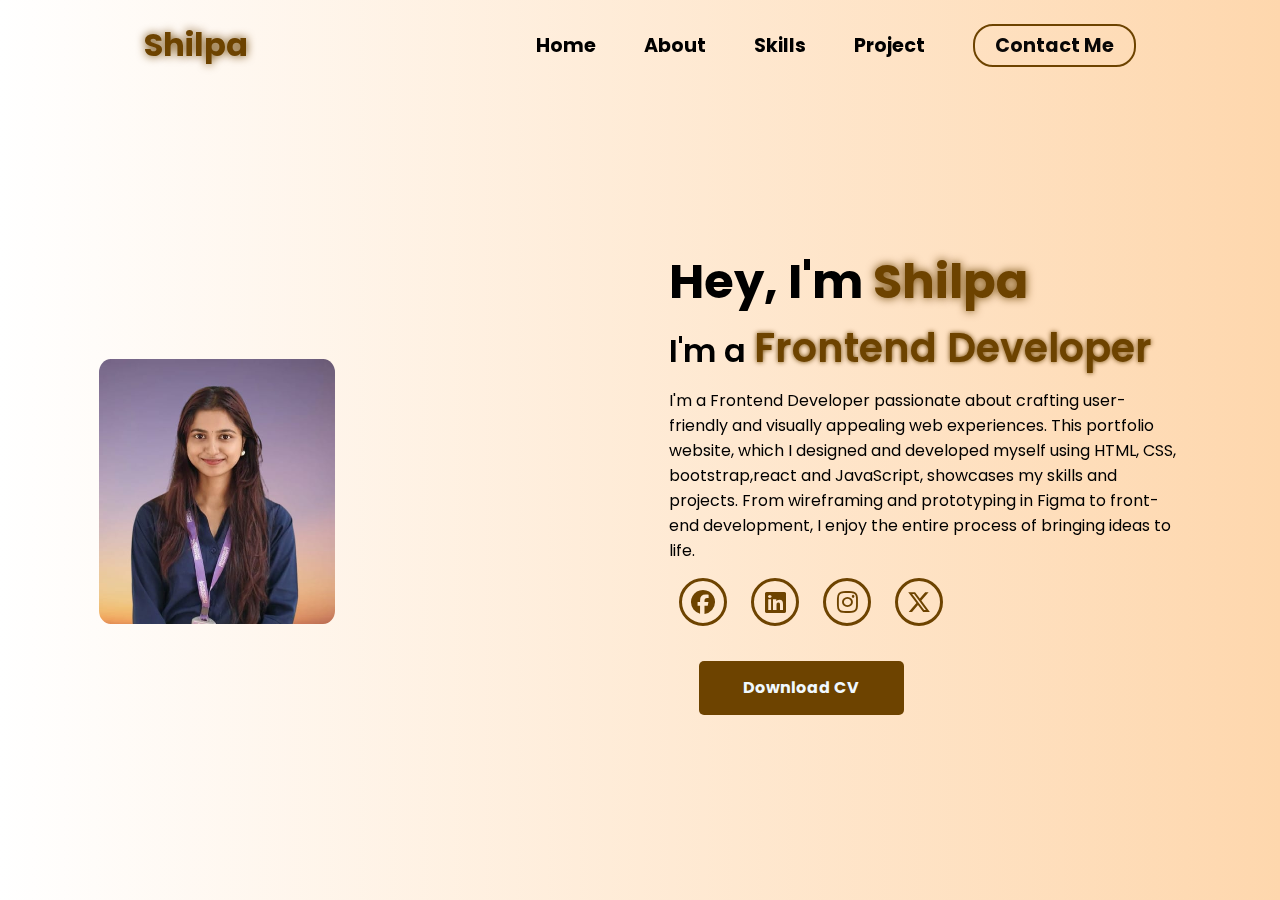
<file: index.html>
<!DOCTYPE html>
<html lang="en">

<head>
  <meta charset="UTF-8">
  <meta name="viewport" content="width=device-width, initial-scale=1.0">
  <link rel="stylesheet" href="https://cdnjs.cloudflare.com/ajax/libs/font-awesome/6.7.1/css/all.min.css">
  <title>Shilpa Portfolio</title>
  <link rel="stylesheet" href="style.css">
  <link rel="stylesheet" href="https://unpkg.com/aos@next/dist/aos.css" />
</head>

<body>
  <nav>
    <div class="nav-container">
      <div class="logo" data-aos="zoom-in" data-aos-duration="1000"> <span>Shilpa</span> </div>
      <div class="links">
        <div class="link" data-aos="fade-up" data-aos-duration="1000" data-aos-delay="100"><a href="index.html">Home</a>
        </div>
        <div class="link" data-aos="fade-up" data-aos-duration="1000" data-aos-delay="200"><a
            href="aboutpage.html">About</a> </div>
        <div class="link" data-aos="fade-up" data-aos-duration="1000" data-aos-delay="300"><a
            href="skillpage.html">Skills</a></div>
        <div class="link" data-aos="fade-up" data-aos-duration="1000" data-aos-delay="400"><a
            href="project.html">Project</a>
        </div>
        <div class="link contact-btn" data-aos="fade-up" data-aos-duration="1000" data-aos-delay="600"><a
            href="contactpage.html">Contact Me</a></div>
      </div> <i class="fa-solid fa-bars hamburg" onclick="hamburg()"></i>
    </div>
    <div class="dropdown">
      <div class="links"> <a href="index.html">Home</a> <a href="aboutpage.html">About</a> <a href="skillpage.html">Skills</a> <a href="project.html">Project</a> <a
          href="contactpage.html">Contact Me</a> <i class="fa-solid fa-xmark cancel" onclick="cancel()"></i> </div>
    </div>
  </nav>
  <section>
    <div class="main-container">
      <div class="image" data-aos="zoom-in-right" data-aos-duration="2500"> <img src="image.jpg" alt=""> </div>
      <div class="content">
        <h1 data-aos="fade-left" data-aos-duration="1000" data-aos-delay="800">Hey, I'm <span>Shilpa</span></h1>
        <div class="typewriter" data-aos="fade-right" data-aos-duration="1000" data-aos-delay="900">I'm a <span></span>
        </div>
        <p data-aos="flip-up" data-aos-duration="1000" data-aos-delay="1000">I'm a Frontend Developer passionate about
          crafting user-friendly and visually appealing web experiences. This portfolio website, which I designed and
          developed myself using HTML, CSS, bootstrap,react and JavaScript, showcases my skills and projects. From
          wireframing and prototyping in Figma to front-end development, I enjoy the entire process of bringing ideas to
          life.</p>
        <div class="social-links" data-aos="flip-down" data-aos-duration="1000" data-aos-delay="1200"> <a
            href="https://www.facebook.com/share/1CERGqMbL6/"><i class="fa-brands fa-facebook"></i></a> <a
            href="https://www.linkedin.com/in/shilpa-maity-991b95280?utm_source=share&utm_campaign=share_via&utm_content=profile&utm_medium=android_app"><i
              class="fa-brands fa-linkedin"></i></a> <a
            href="https://www.instagram.com/shilpa.maityofficial?utm_source=ig_web_button_share_sheet&igsh=ZDNlZDc0MzIxNw=="><i
              class="fa-brands fa-instagram"></i></a> <a href="#"><i class="fa-brands fa-x-twitter"></i></a> </div>
        <div class="btn" data-aos="zoom-out-left" data-aos-duration="1000" data-aos-delay="1300"> <button><a
              href="Shilpa-Maity-cv-new.pdf">Download CV</a></button> </div>
      </div>
    </div>
  </section>
  <script src="https://unpkg.com/aos@next/dist/aos.js"></script>
  <script> AOS.init({ offset: 0 }); </script>
  <script>
    function hamburg() {
      const navbar = document.querySelector(".dropdown")
      navbar.style.transform = "translateY(0px)"
    }
    function cancel() {
      const navbar = document.querySelector(".dropdown")
      navbar.style.transform = "translateY(-500px)"
    } 
  </script>
</body>
</file>
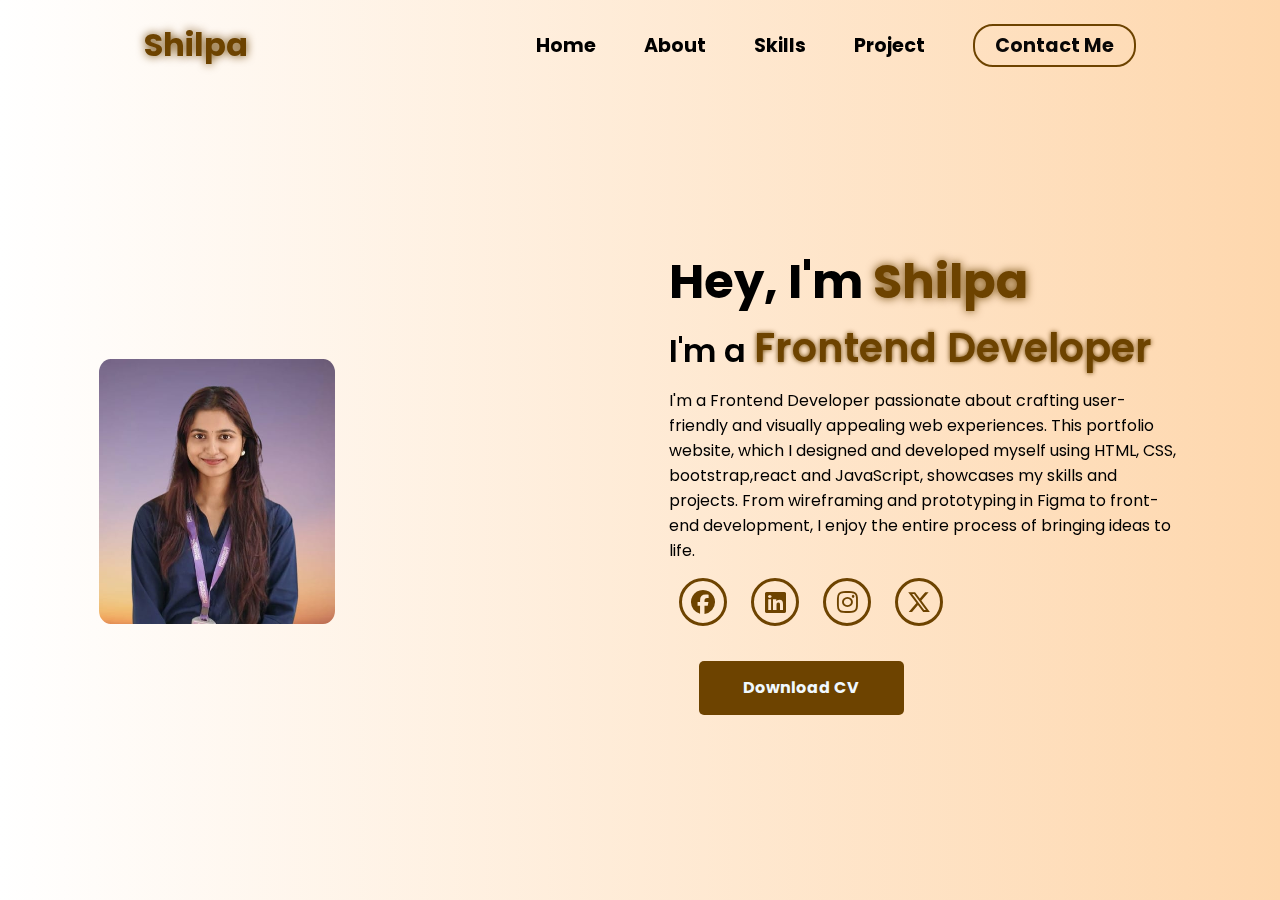
<file: portrpholio responsivene/index.html>
<!DOCTYPE html>
<html lang="en">

<head>
  <meta charset="UTF-8">
  <meta name="viewport" content="width=device-width, initial-scale=1.0">
  <link rel="stylesheet" href="https://cdnjs.cloudflare.com/ajax/libs/font-awesome/6.7.1/css/all.min.css">
  <title>Shilpa Portfolio</title>
  <link rel="stylesheet" href="port.css">
  <link rel="stylesheet" href="https://unpkg.com/aos@next/dist/aos.css" />
</head>

<body>
  <nav>
    <div class="nav-container">
      <div class="logo" data-aos="zoom-in" data-aos-duration="1000"> <span>Shilpa</span> </div>
      <div class="links">
        <div class="link" data-aos="fade-up" data-aos-duration="1000" data-aos-delay="100"><a href="port.html">Home</a>
        </div>
        <div class="link" data-aos="fade-up" data-aos-duration="1000" data-aos-delay="200"><a
            href="aboutpage.html">About</a> </div>
        <div class="link" data-aos="fade-up" data-aos-duration="1000" data-aos-delay="300"><a
            href="skillpage.html">Skills</a></div>
        <div class="link" data-aos="fade-up" data-aos-duration="1000" data-aos-delay="400"><a
            href="project.html">Project</a>
        </div>
        <div class="link contact-btn" data-aos="fade-up" data-aos-duration="1000" data-aos-delay="600"><a
            href="contactpage.html">Contact Me</a></div>
      </div> <i class="fa-solid fa-bars hamburg" onclick="hamburg()"></i>
    </div>
    <div class="dropdown">
      <div class="links"> <a href="port.html">Home</a> <a href="aboutpage.html">About</a> <a href="skillpage.html">Skills</a> <a href="project.html">Project</a> <a
          href="contactpage.html">Contact Me</a> <i class="fa-solid fa-xmark cancel" onclick="cancel()"></i> </div>
    </div>
  </nav>
  <section>
    <div class="main-container">
      <div class="image" data-aos="zoom-in-right" data-aos-duration="2500"> <img src="new shilpa.jpg" alt=""> </div>
      <div class="content">
        <h1 data-aos="fade-left" data-aos-duration="1000" data-aos-delay="800">Hey, I'm <span>Shilpa</span></h1>
        <div class="typewriter" data-aos="fade-right" data-aos-duration="1000" data-aos-delay="900">I'm a <span></span>
        </div>
        <p data-aos="flip-up" data-aos-duration="1000" data-aos-delay="1000">I'm a Frontend Developer passionate about
          crafting user-friendly and visually appealing web experiences. This portfolio website, which I designed and
          developed myself using HTML, CSS, bootstrap,react and JavaScript, showcases my skills and projects. From
          wireframing and prototyping in Figma to front-end development, I enjoy the entire process of bringing ideas to
          life.</p>
        <div class="social-links" data-aos="flip-down" data-aos-duration="1000" data-aos-delay="1200"> <a
            href="https://www.facebook.com/share/1CERGqMbL6/"><i class="fa-brands fa-facebook"></i></a> <a
            href="https://www.linkedin.com/in/shilpa-maity-991b95280?utm_source=share&utm_campaign=share_via&utm_content=profile&utm_medium=android_app"><i
              class="fa-brands fa-linkedin"></i></a> <a
            href="https://www.instagram.com/shilpa.maityofficial?utm_source=ig_web_button_share_sheet&igsh=ZDNlZDc0MzIxNw=="><i
              class="fa-brands fa-instagram"></i></a> <a href="#"><i class="fa-brands fa-x-twitter"></i></a> </div>
        <div class="btn" data-aos="zoom-out-left" data-aos-duration="1000" data-aos-delay="1300"> <button><a
              href="Shilpa Maity cv new.pdf">Download CV</a></button> </div>
      </div>
    </div>
  </section>
  <script src="https://unpkg.com/aos@next/dist/aos.js"></script>
  <script> AOS.init({ offset: 0 }); </script>
  <script>
    function hamburg() {
      const navbar = document.querySelector(".dropdown")
      navbar.style.transform = "translateY(0px)"
    }
    function cancel() {
      const navbar = document.querySelector(".dropdown")
      navbar.style.transform = "translateY(-500px)"
    } 
  </script>
</body>
</file>
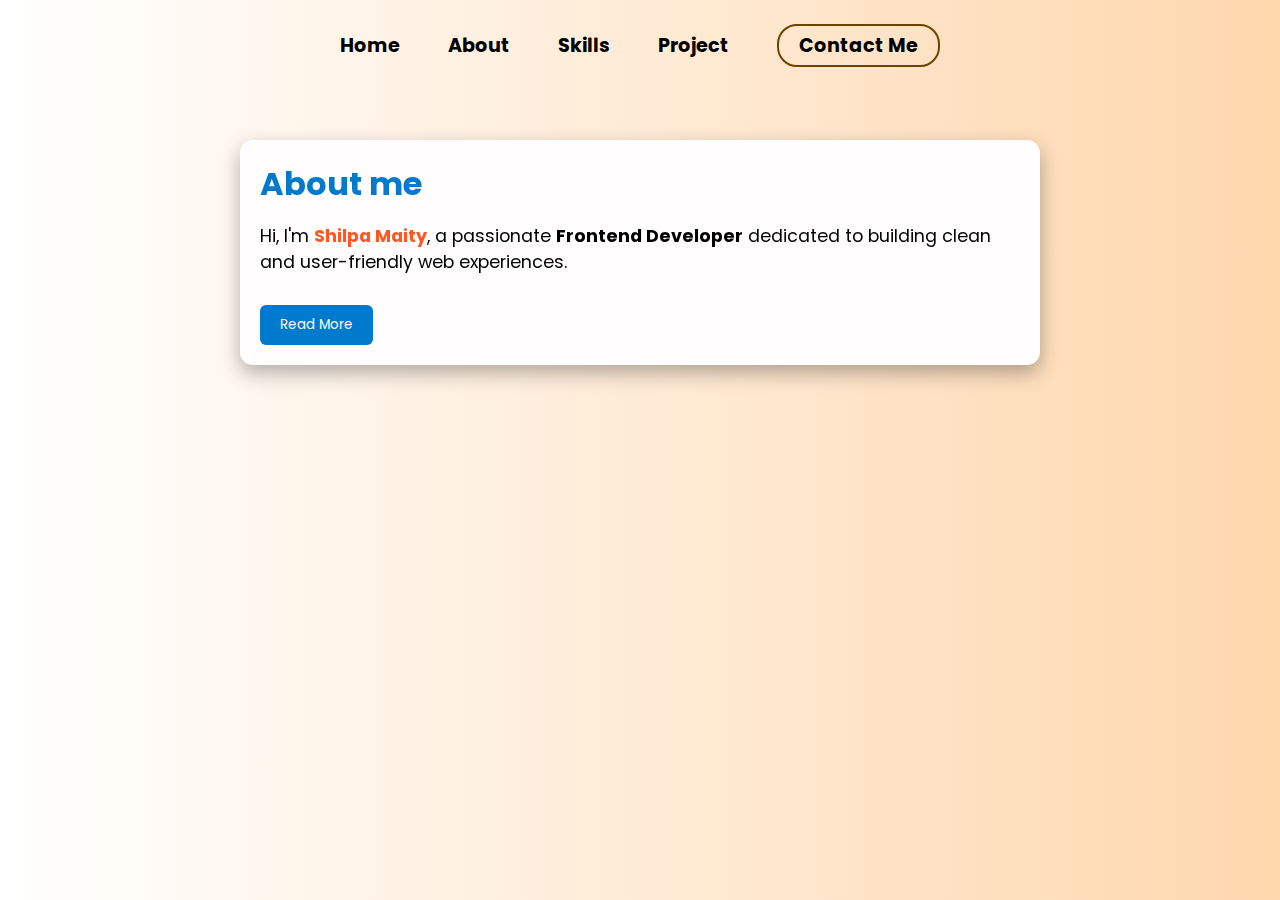
<file: aboutpage.html>
<!DOCTYPE html>
<html lang="en">

<head>
  <meta charset="UTF-8">
  <meta name="viewport" content="width=device-width, initial-scale=1">
  <title>About Me - Frontend Developer</title>
  <link rel="stylesheet" href="https://unpkg.com/aos@next/dist/aos.css" />

  <link rel="stylesheet" href="https://cdnjs.cloudflare.com/ajax/libs/font-awesome/6.7.1/css/all.min.css">
  <style>
    @import url('https://fonts.googleapis.com/css2?family=Poppins:wght@100;200;300;400;500;600&display=swap');

    * {
      padding: 0;
      margin: 0;
      font-family: 'Poppins', sans-serif;
      box-sizing: border-box;
    }

    body {
      width: 100%;
      height: 100vh;
      overflow-x: hidden;
      background: linear-gradient(to right, rgb(255, 255, 255), rgb(254, 215, 173));
    }

    nav {
      width: 100%;
      height: 10vh;
      position: sticky;
      top: 0;
      z-index: 100;
    }

    .nav-container {
      width: 100%;
      height: 100%;
      display: flex;
      justify-content: space-around;
      align-items: center;
    }

    .nav-container .links {
      display: flex;
      gap: 3rem;
      align-items: center;
    }

    .nav-container .links a {
      position: relative;
      font-size: 1.2rem;
      color: black;
      text-decoration: none;
      font-weight: bold;
      transition: 0.3s linear;
    }

    .nav-container .links a::before {
      position: absolute;
      content: "";
      bottom: -3px;
      left: 0;
      width: 0%;
      height: 3px;
      background-color: rgb(109, 67, 0);
      transition: 0.3s linear;
    }

    .nav-container .links a:hover::before {
      width: 100%;
    }

    .nav-container .contact-btn {

      background-color: transparent;
      padding: 5px 20px;
      border-radius: 20px;
      border: 2px solid rgb(109, 67, 0);
      transition: 0.2s linear;

    }

    .nav-container .contact-btn a {
      color: rgb(0, 0, 0);
      font-weight: bold;
    }

    .nav-container .contact-btn:hover,
    .nav-container .contact-btn:hover a {
      background-color: rgb(109, 67, 0);
      color: white;
    }



    /* Container for about section */
    .container {
      max-width: 800px;
      margin: 50px auto;
      padding: 20px;
      background: rgb(255, 253, 253);
      border-radius: 13px;
      box-shadow: 0 8px 20px rgba(0, 0, 0, 0.3);
    }

    h1,
    h2 {
      color: #007acc;
      margin-bottom: 15px;
    }

    .intro {
      font-size: 1.1rem;
      margin-bottom: 20px;
    }

    .name {
      color: #ff5722;
      font-weight: bold;
    }

    button {
      margin-top: 10px;
      padding: 10px 20px;
      background-color: #007acc;
      color: white;
      border: none;
      border-radius: 6px;
      cursor: pointer;
      transition: background 0.3s;
    }

    button:hover {
      background-color: #005f99;
    }

    .more {
      display: none;
      margin-top: 10px;
      animation: fadeIn 0.5s ease-in;
    }

    @keyframes fadeIn {
      from {
        opacity: 0;
      }

      to {
        opacity: 1;
      }
    }

    .container {
      transition: transform 0.4s ease, box-shadow 0.4s ease;
    }

    .container:hover {
      transform: translateY(-8px);
      box-shadow: 0 15px 30px rgba(0, 0, 0, 0.35);
    }


    /* ---------------- Responsive Navbar ---------------- */
    .hamburg {
      display: none;
      font-size: 1.8rem;
      cursor: pointer;
      color: rgb(109, 67, 0);
    }

    @media (max-width: 768px) {
      .nav-container {
        justify-content: space-between;
        padding: 0 20px;
      }

      .links {
        max-height: 0;
        overflow: hidden;
        flex-direction: column;
        gap: 1rem;
        background: white;
        position: absolute;
        top: 10vh;
        right: 0;
        width: 220px;
        box-shadow: 0 5px 15px rgba(0, 0, 0, 0.2);
        border-radius: 10px;
        transition: max-height 0.4s ease-in-out, padding 0.3s ease;
        padding: 0 20px;
      }

      .links.active {
        max-height: 400px;
        padding: 20px;
      }

      .hamburg {
        display: block;
      }

      .links a::before {
        bottom: 0;
      }
    }
  </style>
</head>

<body>
  <nav>
    <div class="nav-container">
      <div class="links">
        <div class="link"><a href="port.html">Home</a></div>
        <div class="link"><a href="aboutpage.html">About</a></div>
        <div class="link"><a href="skillpage.html">Skills</a></div>
        <div class="link"><a href="project.html">Project</a></div>
        <div class="link contact-btn"><a href="contactpage.html">Contact Me</a></div>
      </div>
      <i class="fa-solid fa-bars hamburg" onclick="hamburg()"></i>
    </div>
  </nav>

  <div class="container" data-aos="fade-up">
    <section class="about">
      <h1 data-aos="fade-right">About me</h1>
      <p class="intro">
        Hi, I'm <span class="name">Shilpa Maity</span>, a passionate <strong>Frontend Developer</strong> dedicated to
        building clean and user-friendly web experiences.
      </p>
      <div class="more" id="moreContent">
        <p>
          I specialize in turning designs into interactive, responsive websites using modern web technologies. I'm
          constantly exploring new tools to improve my workflow and bring ideas to life.
        </p>
        <p>
          Beyond coding, I enjoy UI/UX design, accessibility, and collaborating in agile teams. I love challenges that
          push my creativity and problem-solving skills.
        </p>
      </div>
      <button id="readMoreBtn" data-aos="zoom-in" data-aos-delay="400">Read More</button>
    </section>
  </div>
  <script src="https://unpkg.com/aos@next/dist/aos.js"></script>
  <script>
    const btn = document.getElementById("readMoreBtn");
    const moreContent = document.getElementById("moreContent");
    let expanded = false;

    btn.addEventListener("click", () => {
      expanded = !expanded;
      moreContent.style.display = expanded ? "block" : "none";
      btn.textContent = expanded ? "Read Less" : "Read More";
    });

    function hamburg() {
      const navbar = document.querySelector(".links");
      navbar.classList.toggle("active");
    }
    AOS.init({ duration: 1000, once: true });
  </script>

</body>

</html>
</file>
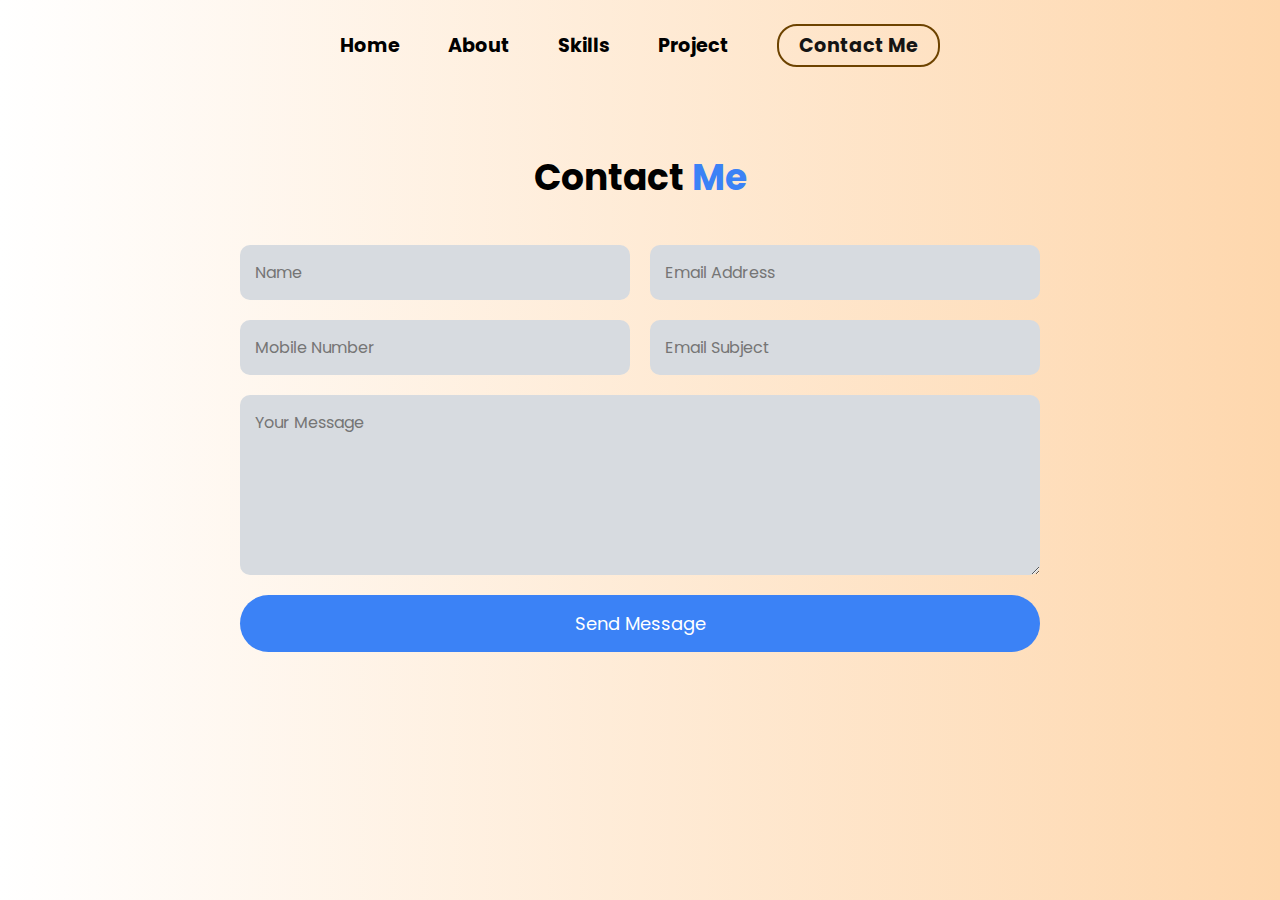
<file: contactpage.html>
<!DOCTYPE html>
<html lang="en">

<head>
  <meta charset="UTF-8" />
  <meta name="viewport" content="width=device-width, initial-scale=1.0" />
  <title>Contact Me</title>
  <link rel="stylesheet" href="https://cdnjs.cloudflare.com/ajax/libs/font-awesome/6.7.1/css/all.min.css">

  <style>
    @import url('https://fonts.googleapis.com/css2?family=Poppins:wght@100;200;300;400;500;600&display=swap');

    * {
      padding: 0;
      margin: 0;
      font-family: 'Poppins', sans-serif;
      box-sizing: border-box;
    }

    body {
      width: 100%;
      min-height: 100vh;
      overflow-x: hidden;
      background: linear-gradient(to right, rgb(255, 255, 255), rgb(254, 215, 173));
    }

    nav {
      width: 100%;
      height: 10vh;
      position: sticky;
      
    }
 .nav-container {
      width: 100%;
      height: 100%;
      display: flex;
      justify-content: space-around;
      align-items: center;
    }

    .nav-container .links {
      display: flex;
      gap: 3rem;
      align-items: center;
    }

    .nav-container .links a {
      position: relative;
      font-size: 1.2rem;
      color: black;
      text-decoration: none;
      font-weight: bold;
      transform: 0.3s linear;
    }

    .nav-container .links a::before {
      position: absolute;
      content: "";
      bottom: -3px;
      left: 0;
      width: 0%;
      height: 3px;
      background-color: rgb(109, 67, 0);
      transition: 0.2s linear;
    }

    .nav-container .links a:hover::before {
      width: 100%;
    }

    .nav-container .contact-btn {
      background-color: transparent;
      padding: 5px 20px;
      border-radius: 20px;
      border: 2px solid rgb(109, 67, 0);
      transition: 0.2s linear;
    }

    .nav-container .contact-btn a {
      color: rgb(21, 20, 20);
      transition: 0.3s linear;
      font-weight: bold;
    }

    .nav-container .contact-btn:hover,
    .nav-container .contact-btn:hover a {
      background-color: rgb(109, 67, 0);
      color: white;
    }

    .contact-section {
      max-width: 800px;
      margin: 60px auto;
      text-align: center;
      animation: fadeIn 0.5s ease-out;
}

    .contact-section h1 {
      font-size: 36px;
      margin-bottom: 40px;
    }

    .contact-section h1 span {
      color: #3b82f6;
    }

    form {
      display: flex;
      flex-direction: column;
      gap: 20px;
    }

    .form-row {
      display: flex;
      gap: 20px;
      flex-wrap: wrap;
    }

    input,
    textarea {
      flex: 1;
      padding: 15px;
      border: none;
      border-radius: 10px;
      background: #d7dbe0;
      color: white;
      font-size: 16px;
      outline: none;
      transition: transform 0.3s;
    }



    input:focus,
    textarea:focus {
      background: #334155;
    }

    button {
      padding: 15px 30px;
      background-color: #3b82f6;
      border: none;
      border-radius: 30px;
      font-size: 18px;
      color: white;
      cursor: pointer;
      transition: background 0.2s, transform 0.3s;
    }

    button:hover {
      background-color: #2563eb;
      transform: scale(1.05);
    }

    .hamburg {
      display: none;
      font-size: 1.8rem;
      cursor: pointer;
      color: rgb(109, 67, 0);
    }

    @keyframes fadeIn {
      0% {
        opacity: 0;
        transform: translateY(40px);
      }

      100% {
        opacity: 1;
        transform: translateY(0);
      }
    }

    @media (max-width:768px) {
      .nav-container {
        justify-content: space-between;
        padding: 0 20px;
      }

      .links {
        max-height: 0;
        overflow: hidden;
        flex-direction: column;
        gap: 1rem;
        background: white;
        position: absolute;
        top: 10vh;
        right: 0;
        width: 220px;
        box-shadow: 0 5px 15px rgba(0, 0, 0, 0.2);
        border-radius: 10px;
        transition: max-height 0.4s ease-in-out, padding 0.3s ease;
        padding: 0 20px;
      }

      .links.active {
        max-height: 400px;
        padding: 20px;
      }

      .hamburg {
        display: block;
      }
    }
  </style>
</head>

<body>
  <header>
    <nav>
      <div class="nav-container">
        <div class="links">
          <div class="link" data-aos="fade-up" data-aos-duration="1000" data-aos-delay="100"><a
              href="index.html">Home</a>
          </div>
          <div class="link" data-aos="fade-up" data-aos-duration="1000" data-aos-delay="200"><a
              href="aboutpage.html">About</a>
          </div>
          <div class="link" data-aos="fade-up" data-aos-duration="1000" data-aos-delay="300"><a
              href="skillpage.html">Skills</a></div>
          <div class="link" data-aos="fade-up" data-aos-duration="1000" data-aos-delay="400"><a
              href="project.html">Project</a></div>

          <div class="link contact-btn" data-aos="fade-up" data-aos-duration="1000" data-aos-delay="600"><a
              href="contactpage.html">Contact Me</a></div>
        </div>
        <i class="fa-solid fa-bars hamburg" onclick="hamburg()"></i>
      </div>
    </nav>
  </header>

  <section class="contact-section">
    <h1>Contact <span>Me</span></h1>
    <form id="contactForm">
      <div class="form-row">
        <input type="text" placeholder="Name" required>
        <input type="email" placeholder="Email Address" required>
      </div>
      <div class="form-row">
        <input type="tel" placeholder="Mobile Number" required>
        <input type="text" placeholder="Email Subject" required>
      </div>
      <textarea placeholder="Your Message" rows="6" required></textarea>
      <button type="submit">Send Message</button>
    </form>
  </section>

  <script>
    document.getElementById("contactForm").addEventListener("submit", function (e) {
      e.preventDefault();
      alert("Your message has been sent!");
      this.reset(); // clears the form
    });
    function hamburg(){
  document.querySelector(".nav-container .links").classList.toggle("active");
}


  </script>
</body>

</html>
</file>
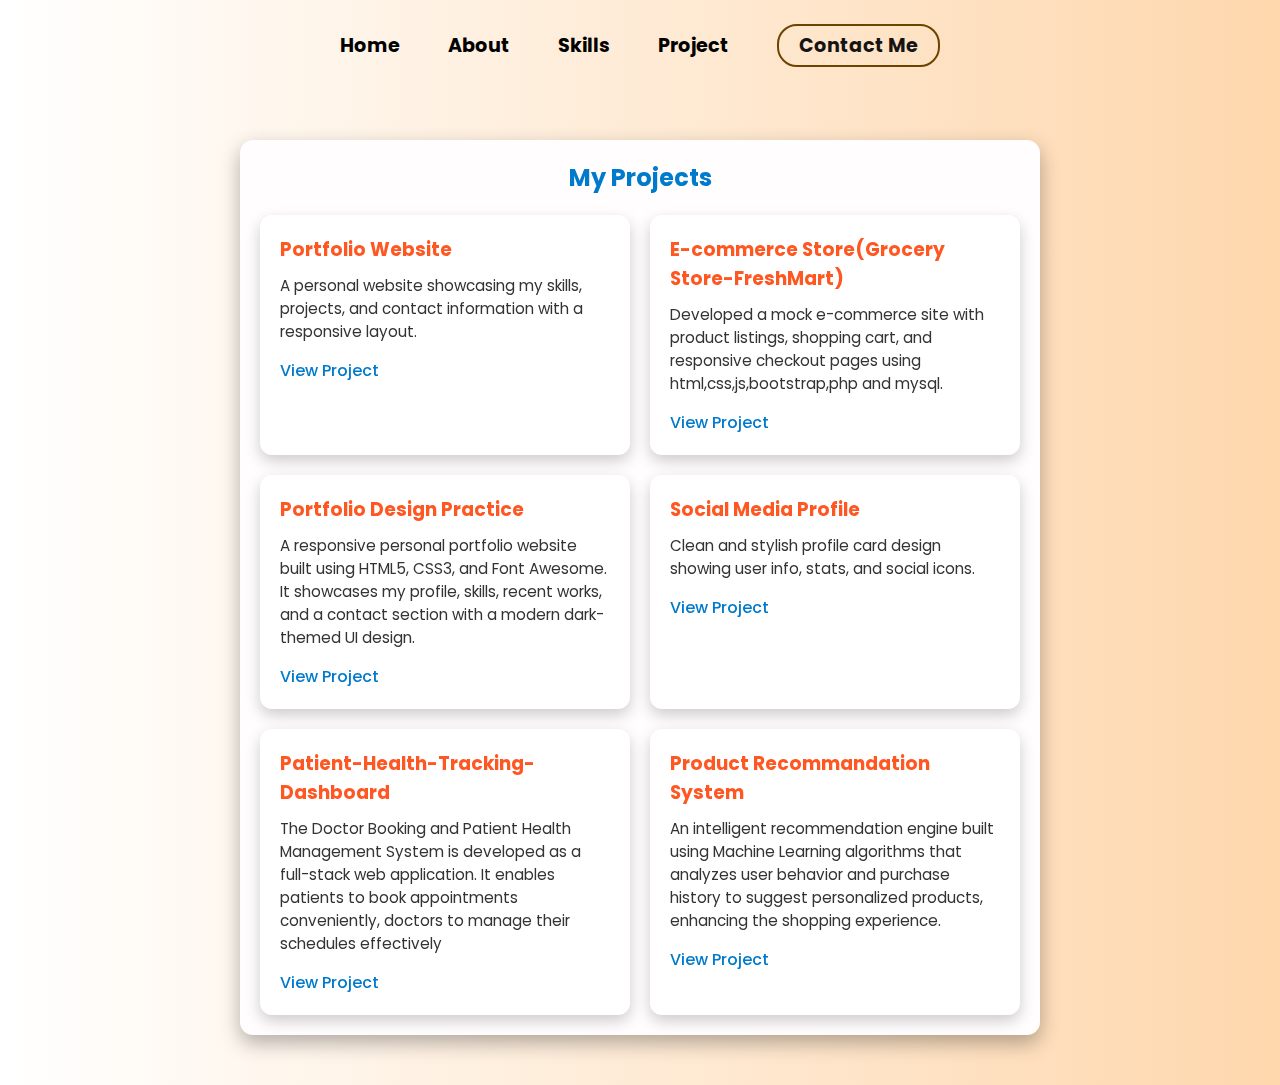
<file: project.html>
<!DOCTYPE html>
<html lang="en">

<head>
    <meta charset="UTF-8">
    <meta name="viewport" content="width=device-width, initial-scale=1">
    <title>About Me - Frontend Developer</title>
    <link rel="stylesheet" href="https://unpkg.com/aos@next/dist/aos.css" />

    <link rel="stylesheet" href="https://cdnjs.cloudflare.com/ajax/libs/font-awesome/6.7.1/css/all.min.css">
    <style>
        @import url('https://fonts.googleapis.com/css2?family=Poppins:wght@100;200;300;400;500;600&display=swap');

        * {
            padding: 0;
            margin: 0;
            font-family: 'Poppins', sans-serif;
            box-sizing: border-box;
        }

        html {
            overflow-x: hidden;
            scroll-behavior: smooth;
        }

        body {
            width: 100%;
            height: 100%;
            overflow-x: hidden;
            background: linear-gradient(to right, rgb(255, 255, 255), rgb(254, 215, 173));
        }

        nav {
            width: 100%;
            height: 10vh;
            position: sticky;
            top: 0;
            z-index: 100;
            
        }

        .nav-container {
            width: 100%;
            height: 100%;
            display: flex;
            justify-content: space-around;
            align-items: center;
        }

        .nav-container .links {
            display: flex;
            gap: 3rem;
            align-items: center;
        }

        .nav-container .links a {
            position: relative;
            font-size: 1.2rem;
            color: black;
            text-decoration: none;
            font-weight: bold;
            transition: 0.3s linear;
        }

        .nav-container .links a::before {
            position: absolute;
            content: "";
            bottom: -3px;
            left: 0;
            width: 0%;
            height: 3px;
            background-color: rgb(109, 67, 0);
            transition: 0.3s linear;
        }

        .nav-container .links a:hover::before {
            width: 100%;
        }

        .nav-container .contact-btn {
            background-color: transparent;
            padding: 5px 20px;
            border-radius: 20px;
            border: 2px solid rgb(109, 67, 0);
            transition: 0.2s linear;
        }

        .nav-container .contact-btn a {
            color: rgb(21, 20, 19);
            transition: 0.3s linear;
            font-weight: bold;
        }

        .nav-container .contact-btn:hover,
        .nav-container .contact-btn:hover a {
            background-color: rgb(109, 67, 0);
            color: white;
        }



        /* Container */
        .container {
            max-width: 800px;
            margin: 50px auto;
            padding: 20px;
            background: rgb(255, 253, 253);
            border-radius: 13px;
            box-shadow: 0 8px 20px rgba(0, 0, 0, 0.3);
        }

        h1,
        h2 {
            color: #007acc;
            margin-bottom: 15px;
        }

        .intro {
            font-size: 1.1rem;
            margin-bottom: 20px;
        }

        .name {
            color: #ff5722;
            font-weight: bold;
        }

        button {
            margin-top: 10px;
            padding: 10px 20px;
            background-color: #007acc;
            color: white;
            border: none;
            border-radius: 6px;
            cursor: pointer;
            transition: background 0.3s;
        }

        button:hover {
            background-color: #005f99;
        }

        .more {
            display: none;
            margin-top: 10px;
            animation: fadeIn 0.5s ease-in;
        }

        @keyframes fadeIn {
            from {
                opacity: 0;
            }

            to {
                opacity: 1;
            }
        }

        /* Projects Section */
        .projects h2 {
            text-align: center;
            margin-bottom: 20px;
        }

        .project-grid {
            display: grid;
            grid-template-columns: repeat(auto-fit, minmax(250px, 1fr));
            gap: 20px;
        }

        .project-card {
            background: #fff;
            border-radius: 12px;
            padding: 20px;
            box-shadow: 0 6px 15px rgba(0, 0, 0, 0.2);
            transition: transform 0.3s ease;
        }

        .project-card:hover {
            transform: translateY(-8px);
        }

        .project-card h3 {
            color: #ff5722;
            margin-bottom: 10px;
        }

        .project-card p {
            font-size: 0.95rem;
            color: #333;
            margin-bottom: 15px;
        }

        .project-card a {
            text-decoration: none;
            color: #007acc;
            font-weight: 500;
            transition: color 0.3s;
        }

        .project-card a:hover {
            color: #005f99;
        }

        .project-card {
            transition: transform 0.4s ease, box-shadow 0.4s ease;
        }

        .project-card:hover {
            transform: translateY(-10px);
            box-shadow: 0 15px 35px rgba(0, 0, 0, 0.25);
        }


        /* Responsive Navbar */
        .hamburg {
            display: none;
            font-size: 1.8rem;
            cursor: pointer;
            color: rgb(109, 67, 0);
        }

        @media (max-width: 768px) {
            .nav-container {
                justify-content: space-between;
                padding: 0 20px;
            }

            .links {
                max-height: 0;
                overflow: hidden;
                flex-direction: column;
                gap: 1rem;
                background: white;
                position: absolute;
                top: 10vh;
                right: 0;
                width: 220px;
                box-shadow: 0 5px 15px rgba(0, 0, 0, 0.2);
                border-radius: 10px;
                transition: max-height 0.4s ease-in-out, padding 0.3s ease;
                padding: 0 20px;
            }

            .links.active {
                max-height: 400px;
                padding: 20px;
            }

            .hamburg {
                display: block;
            }

            .links a::before {
                bottom: 0;
            }
        }
    </style>
<body>
    <nav>
        <div class="nav-container">
            <div class="links">
                <div class="link"><a href="port.html">Home</a></div>
                <div class="link"><a href="aboutpage.html">About</a></div>
                <div class="link"><a href="skillpage.html">Skills</a></div>
                <div class="link"><a href="#projects">Project</a></div>
                <div class="link contact-btn"><a href="contactpage.html">Contact Me</a></div>
            </div>
            <i class="fa-solid fa-bars hamburg" onclick="hamburg()"></i>
        </div>
    </nav>

    <div class="container">
        <!-- Projects Section -->
        <section class="projects" id="projects">
            <h2 data-aos="fade-down">My Projects</h2>
            <div class="project-grid">
                <div class="project-card" data-aos="fade-up" data-aos-delay="100">
                    <h3>Portfolio Website</h3>
                    <p>A personal website showcasing my skills, projects, and contact information with a responsive
                        layout.</p>
                    <a href="https://github.com/Shilpa968/My-Portfolio" target="_blank">View Project</a>
                </div>
                <div class="project-card" data-aos="fade-up" data-aos-delay="200">
                    <h3>E-commerce Store(Grocery Store-FreshMart)</h3>
                    <p>Developed a mock e-commerce site with product listings, shopping cart, and responsive checkout
                        pages using html,css,js,bootstrap,php and mysql.</p>
                    <a href="https://github.com/Shilpa968/Grocery-store" target="_blank">View Project</a>
                </div>
                <div class="project-card" data-aos="fade-up" data-aos-delay="300">
                    <h3>Portfolio Design Practice</h3>
                    <p>A responsive personal portfolio website built using HTML5, CSS3, and Font Awesome. It showcases
                        my profile, skills, recent works, and a contact section with a modern dark-themed UI design.</p>
                    <a href="https://github.com/Shilpa968/Portfolio-design-practice" target="_blank">View Project</a>
                </div>
                <div class="project-card" data-aos="fade-up" data-aos-delay="400">
                    <h3>Social Media Profile</h3>
                    <p>Clean and stylish profile card design showing user info, stats, and social icons.</p>
                    <a href="https://github.com/Shilpa968/social-media-profile" target="_blank">View Project</a>
                </div>
                <div class="project-card" data-aos="fade-up" data-aos-delay="500">
                    <h3>Patient-Health-Tracking-Dashboard</h3>
                    <p>The Doctor Booking and Patient Health Management System is developed as a full-stack web
                        application. It enables patients to book appointments conveniently,
                        doctors to manage their schedules effectively</p>
                    <a href="#">View Project</a>
                </div>
                <div class="project-card" data-aos="fade-up" data-aos-delay="600">
                    <h3>Product Recommandation System</h3>
                    <p>An intelligent recommendation engine built using Machine Learning algorithms that analyzes
                        user behavior and purchase history to suggest personalized products, enhancing the shopping
                        experience.</p>
                    <a href="#">View Project</a>
                </div>

            </div>
    </div>
    </section>
    </div>
    <script src="https://unpkg.com/aos@next/dist/aos.js"></script>
    <script>
        function hamburg() {
            const navbar = document.querySelector(".links");
            navbar.classList.toggle("active");
        }
        AOS.init({ duration: 900, once: true });
    </script>
</body>




</html>
</file>
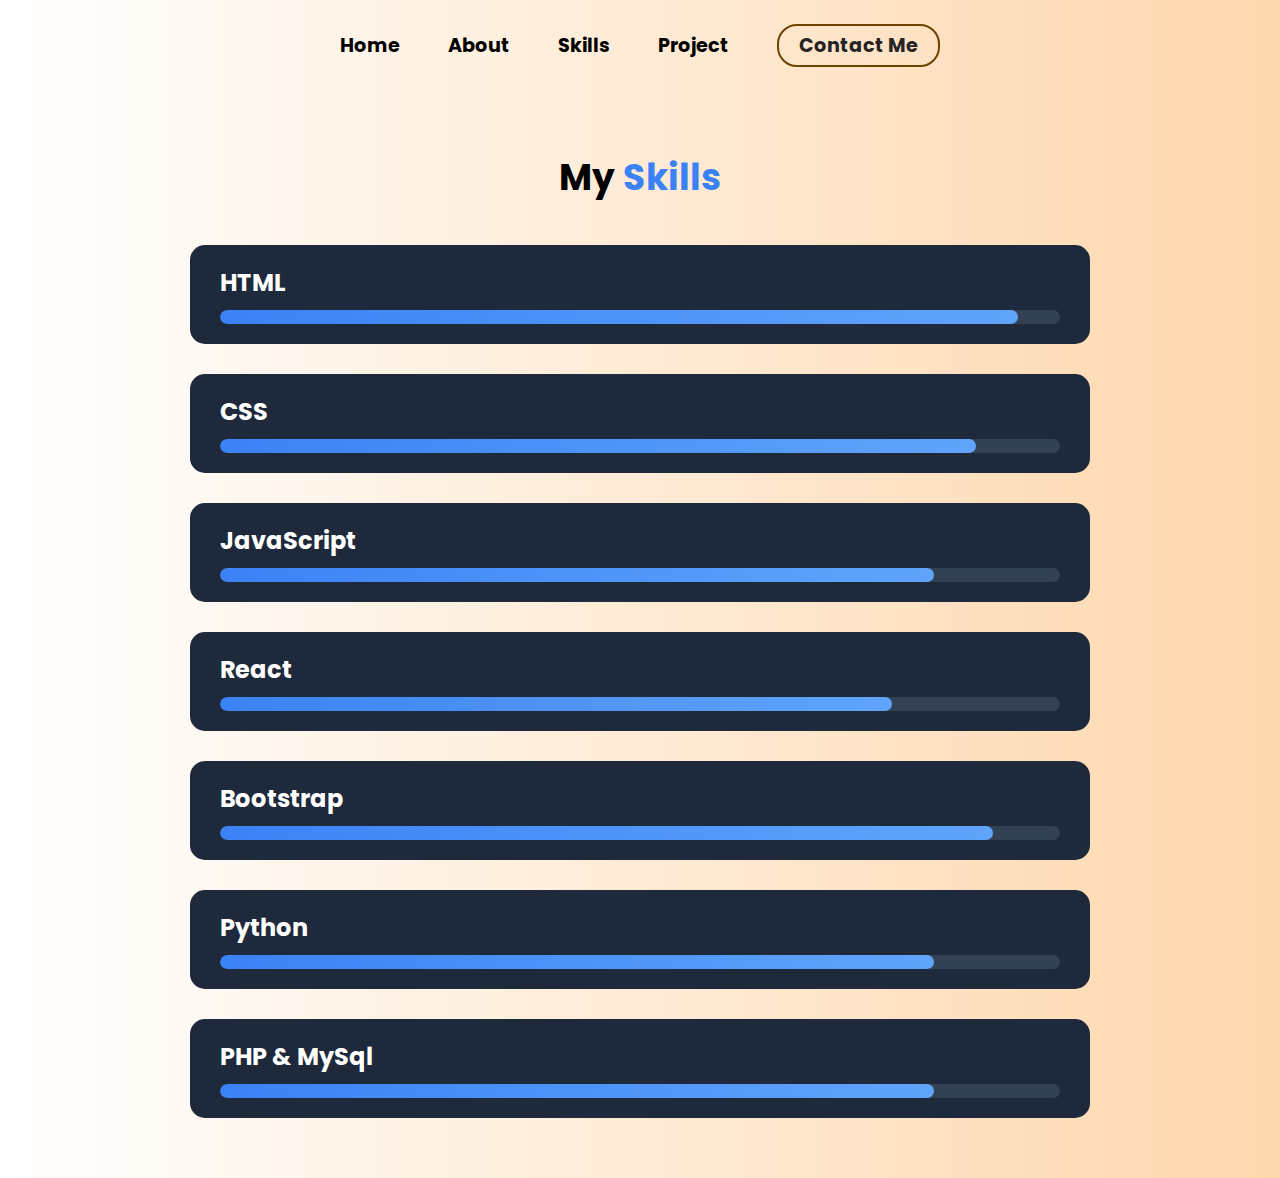
<file: skillpage.html>
<!DOCTYPE html>
<html lang="en">
<head>
  <meta charset="UTF-8">
  <title>My Skills</title>
  <link rel="stylesheet" href="https://cdnjs.cloudflare.com/ajax/libs/font-awesome/6.7.1/css/all.min.css">

<style>
    @import url('https://fonts.googleapis.com/css2?family=Poppins:wght@100;200;300;400;500;600&display=swap');
*{
    padding: 0;
    margin: 0;
    font-family: 'Poppins', sans-serif;
    box-sizing: border-box;
}

body{
    min-height: 100vh;
    overflow-x: hidden;
    width: 100%;
    background: linear-gradient(to right, rgb(255,255,255), rgb(254,215,173));
}

nav{
    width: 100%;
    height: 10vh;
    position: sticky;

  
}

.nav-container{
    width: 100%;
    height: 100%;
    display: flex;
    justify-content: space-around;
    align-items: center;
}
.nav-container .links {
    display: flex;
    gap: 3rem;
    align-items: center;
}
.nav-container .links a{
    position: relative;
    font-size: 1.2rem;
    color: black;
    text-decoration: none;
    font-weight:bold;
    transform: 0.3s linear;
}
.nav-container .links a::before{
    position: absolute;
    content: "";
    bottom: -3px;
    left: 0;
    width: 0%;
    height: 3px;
    background-color: rgb(109,67, 0);
    transition: 0.2s linear;
}
.nav-container .links a:hover::before{
    width: 100%;
}
.nav-container .contact-btn{
    background-color: transparent;
    padding: 5px 20px;
    border-radius: 20px;
    border: 2px solid rgb(109,67, 0);
    transition: 0.2s linear;
}
.nav-container .contact-btn a{
    color: rgb(37, 35, 35);
    transition: 0.3s linear;
    font-weight: bold;
}
.nav-container .contact-btn:hover, .nav-container .contact-btn:hover a{
    background-color: rgb(109,67, 0);
    color: white;
}

.skills-section {
  max-width: 900px;
  margin: 60px auto;
  text-align: center;
  animation: fadeIn 1s ease-in-out;
}

.skills-section h1 {
  font-size: 36px;
  margin-bottom: 40px;
}

.skills-section h1 span {
  color: #3b82f6;
}

.skills-container {
  display: flex;
  flex-direction: column;
  gap: 30px;
}

.skill-card {
  background-color: #1e293b;
  padding: 20px 30px;
  border-radius: 15px;
  transition: transform 0.3s;
}

.skill-card:hover {
  transform: scale(1.02);
}

.skill-card h2 {
  text-align: left;
  margin-bottom: 10px;
  color: #ffffff;
}

.bar {
  width: 100%;
  background-color: #334155;
  height: 14px;
  border-radius: 10px;
  overflow: hidden;
}

.progress {
  height: 100%;
  border-radius: 10px;
  background: linear-gradient(90deg, #3b82f6, #60a5fa);
  width: 0;
  animation: fillBar 2s forwards;
}

.progress.html { width: 95%; }
.progress.css { width: 90%; }
.progress.js { width: 85%; }
.progress.react { width: 80%; }
.progress.responsive { width: 92%; }
.progress.python { width: 85%;

}
.hamburg{
  display: none;
  font-size: 1.8rem;
  cursor: pointer;
  color: rgb(109,67,0);
}


@keyframes fadeIn {
  0% {
    opacity: 0;
    transform: translateY(30px);
  }
  100% {
    opacity: 1;
    transform: translateY(0);
  }
}

@keyframes fillBar {
  from { width: 0; }
}
@media (max-width:768px){
  .nav-container{
    justify-content: space-between;
    padding: 0 20px;
  }

  .links{
    max-height:0;
    overflow:hidden;
    flex-direction:column;
    gap:1rem;
    background:white;
    position:absolute;
    top:10vh;
    right:0;
    width:220px;
    box-shadow:0 5px 15px rgba(0,0,0,0.2);
    border-radius:10px;
    transition:max-height 0.4s ease-in-out, padding 0.3s ease;
    padding:0 20px;
  }

  .links.active{
    max-height:400px;
    padding:20px;
  }

  .hamburg{
    display:block;
  }
}


   </style>
</head>
<body>

  <header>
   <nav>
        <div class="nav-container">
            <div class="links">
                <div class="link" data-aos="fade-up" data-aos-duration="1000" data-aos-delay="100"><a href="port.html">Home</a>
                </div>
                <div class="link" data-aos="fade-up" data-aos-duration="1000" data-aos-delay="200"><a href="aboutpage.html">About</a>
                </div>
                <div class="link" data-aos="fade-up" data-aos-duration="1000" data-aos-delay="300"><a
                        href="skillpage.html">Skills</a></div>
                <div class="link" data-aos="fade-up" data-aos-duration="1000" data-aos-delay="400"><a
                        href="project.html">Project</a></div>
    
                <div class="link contact-btn" data-aos="fade-up" data-aos-duration="1000" data-aos-delay="600"><a
                        href="contactpage.html">Contact Me</a></div>
            </div>
            <i class="fa-solid fa-bars hamburg" onclick="hamburg()"></i>
        </div>
    </nav>
  </header>

  <section class="skills-section">
    <h1>My <span>Skills</span></h1>
    <div class="skills-container">
      <div class="skill-card">
        <h2>HTML</h2>
        <div class="bar"><div class="progress html"></div></div>
      </div>
      <div class="skill-card">
        <h2>CSS</h2>
        <div class="bar"><div class="progress css"></div></div>
      </div>
      <div class="skill-card">
        <h2>JavaScript</h2>
        <div class="bar"><div class="progress js"></div></div>
      </div>
      <div class="skill-card">
        <h2>React</h2>
        <div class="bar"><div class="progress react"></div></div>
      </div>
      <div class="skill-card">
        <h2>Bootstrap</h2>
        <div class="bar"><div class="progress responsive"></div></div>
      </div>
    <div class="skill-card">
        <h2>Python</h2>
        <div class="bar"><div class="progress python"></div></div>
    </div>
    <div class="skill-card">
        <h2>PHP & MySql</h2>
        <div class="bar"><div class="progress js"></div></div>
    </div>
  </div>
  </section>

  <script>
    // Optional animation refresh on scroll or reload
window.addEventListener("load", () => {
  const bars = document.querySelectorAll(".progress");
  bars.forEach(bar => {
    bar.style.animation = "fillBar 2s forwards";
  });
});
    
        function hamburg() {
      const navbar = document.querySelector(".links");
      navbar.classList.toggle("active");
    }
  </script>
</body>
</html>
</file>
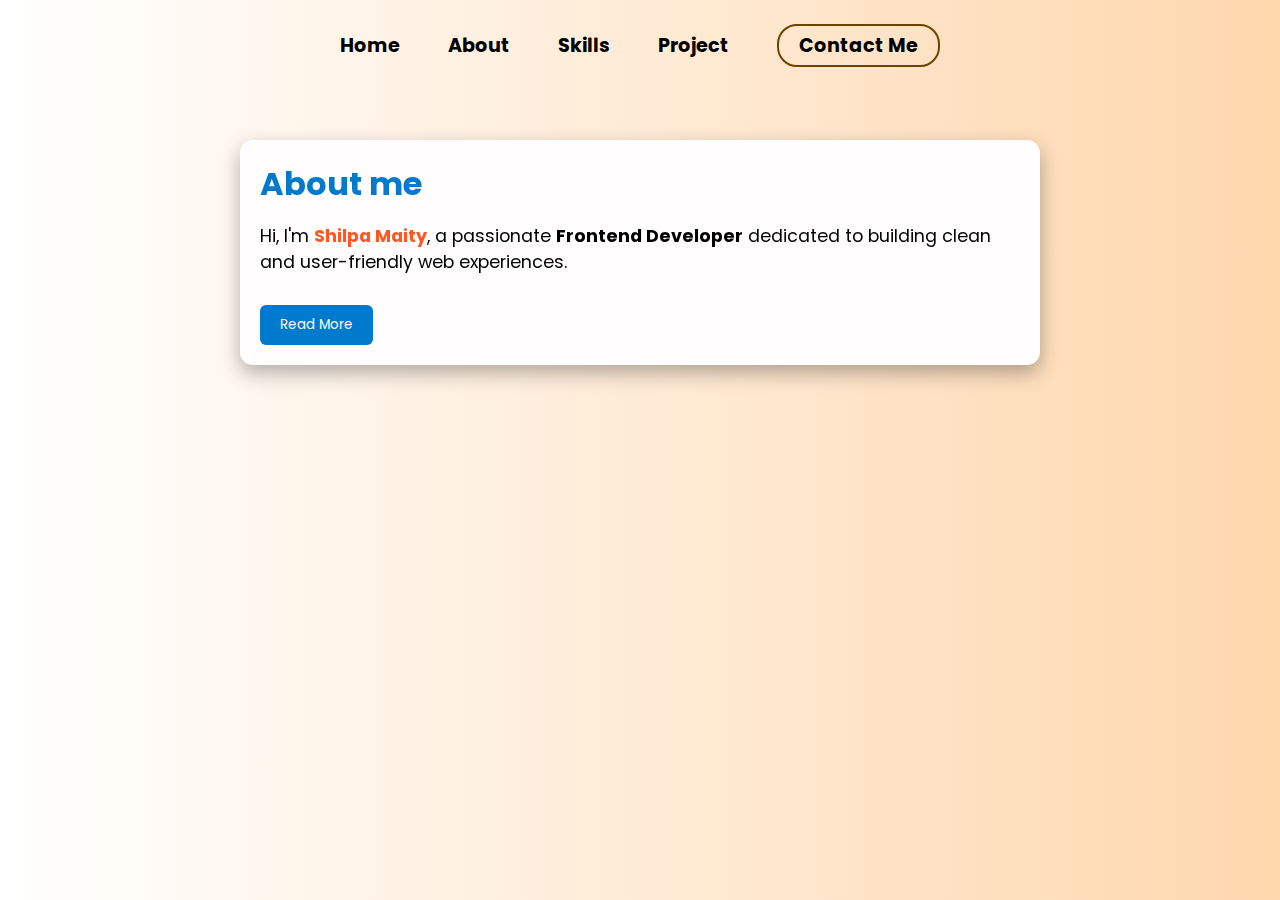
<file: portrpholio responsivene/aboutpage.html>
<!DOCTYPE html>
<html lang="en">

<head>
  <meta charset="UTF-8">
  <meta name="viewport" content="width=device-width, initial-scale=1">
  <title>About Me - Frontend Developer</title>
  <link rel="stylesheet" href="https://unpkg.com/aos@next/dist/aos.css" />

  <link rel="stylesheet" href="https://cdnjs.cloudflare.com/ajax/libs/font-awesome/6.7.1/css/all.min.css">
  <style>
    @import url('https://fonts.googleapis.com/css2?family=Poppins:wght@100;200;300;400;500;600&display=swap');

    * {
      padding: 0;
      margin: 0;
      font-family: 'Poppins', sans-serif;
      box-sizing: border-box;
    }

    body {
      width: 100%;
      height: 100vh;
      overflow-x: hidden;
      background: linear-gradient(to right, rgb(255, 255, 255), rgb(254, 215, 173));
    }

    nav {
      width: 100%;
      height: 10vh;
      position: sticky;
      top: 0;
      z-index: 100;
    }

    .nav-container {
      width: 100%;
      height: 100%;
      display: flex;
      justify-content: space-around;
      align-items: center;
    }

    .nav-container .links {
      display: flex;
      gap: 3rem;
      align-items: center;
    }

    .nav-container .links a {
      position: relative;
      font-size: 1.2rem;
      color: black;
      text-decoration: none;
      font-weight: bold;
      transition: 0.3s linear;
    }

    .nav-container .links a::before {
      position: absolute;
      content: "";
      bottom: -3px;
      left: 0;
      width: 0%;
      height: 3px;
      background-color: rgb(109, 67, 0);
      transition: 0.3s linear;
    }

    .nav-container .links a:hover::before {
      width: 100%;
    }

    .nav-container .contact-btn {

      background-color: transparent;
      padding: 5px 20px;
      border-radius: 20px;
      border: 2px solid rgb(109, 67, 0);
      transition: 0.2s linear;

    }

    .nav-container .contact-btn a {
      color: rgb(0, 0, 0);
      font-weight: bold;
    }

    .nav-container .contact-btn:hover,
    .nav-container .contact-btn:hover a {
      background-color: rgb(109, 67, 0);
      color: white;
    }



    /* Container for about section */
    .container {
      max-width: 800px;
      margin: 50px auto;
      padding: 20px;
      background: rgb(255, 253, 253);
      border-radius: 13px;
      box-shadow: 0 8px 20px rgba(0, 0, 0, 0.3);
    }

    h1,
    h2 {
      color: #007acc;
      margin-bottom: 15px;
    }

    .intro {
      font-size: 1.1rem;
      margin-bottom: 20px;
    }

    .name {
      color: #ff5722;
      font-weight: bold;
    }

    button {
      margin-top: 10px;
      padding: 10px 20px;
      background-color: #007acc;
      color: white;
      border: none;
      border-radius: 6px;
      cursor: pointer;
      transition: background 0.3s;
    }

    button:hover {
      background-color: #005f99;
    }

    .more {
      display: none;
      margin-top: 10px;
      animation: fadeIn 0.5s ease-in;
    }

    @keyframes fadeIn {
      from {
        opacity: 0;
      }

      to {
        opacity: 1;
      }
    }

    .container {
      transition: transform 0.4s ease, box-shadow 0.4s ease;
    }

    .container:hover {
      transform: translateY(-8px);
      box-shadow: 0 15px 30px rgba(0, 0, 0, 0.35);
    }


    /* ---------------- Responsive Navbar ---------------- */
    .hamburg {
      display: none;
      font-size: 1.8rem;
      cursor: pointer;
      color: rgb(109, 67, 0);
    }

    @media (max-width: 768px) {
      .nav-container {
        justify-content: space-between;
        padding: 0 20px;
      }

      .links {
        max-height: 0;
        overflow: hidden;
        flex-direction: column;
        gap: 1rem;
        background: white;
        position: absolute;
        top: 10vh;
        right: 0;
        width: 220px;
        box-shadow: 0 5px 15px rgba(0, 0, 0, 0.2);
        border-radius: 10px;
        transition: max-height 0.4s ease-in-out, padding 0.3s ease;
        padding: 0 20px;
      }

      .links.active {
        max-height: 400px;
        padding: 20px;
      }

      .hamburg {
        display: block;
      }

      .links a::before {
        bottom: 0;
      }
    }
  </style>
</head>

<body>
  <nav>
    <div class="nav-container">
      <div class="links">
        <div class="link"><a href="port.html">Home</a></div>
        <div class="link"><a href="aboutpage.html">About</a></div>
        <div class="link"><a href="skillpage.html">Skills</a></div>
        <div class="link"><a href="project.html">Project</a></div>
        <div class="link contact-btn"><a href="contactpage.html">Contact Me</a></div>
      </div>
      <i class="fa-solid fa-bars hamburg" onclick="hamburg()"></i>
    </div>
  </nav>

  <div class="container" data-aos="fade-up">
    <section class="about">
      <h1 data-aos="fade-right">About me</h1>
      <p class="intro">
        Hi, I'm <span class="name">Shilpa Maity</span>, a passionate <strong>Frontend Developer</strong> dedicated to
        building clean and user-friendly web experiences.
      </p>
      <div class="more" id="moreContent">
        <p>
          I specialize in turning designs into interactive, responsive websites using modern web technologies. I'm
          constantly exploring new tools to improve my workflow and bring ideas to life.
        </p>
        <p>
          Beyond coding, I enjoy UI/UX design, accessibility, and collaborating in agile teams. I love challenges that
          push my creativity and problem-solving skills.
        </p>
      </div>
      <button id="readMoreBtn" data-aos="zoom-in" data-aos-delay="400">Read More</button>
    </section>
  </div>
  <script src="https://unpkg.com/aos@next/dist/aos.js"></script>
  <script>
    const btn = document.getElementById("readMoreBtn");
    const moreContent = document.getElementById("moreContent");
    let expanded = false;

    btn.addEventListener("click", () => {
      expanded = !expanded;
      moreContent.style.display = expanded ? "block" : "none";
      btn.textContent = expanded ? "Read Less" : "Read More";
    });

    function hamburg() {
      const navbar = document.querySelector(".links");
      navbar.classList.toggle("active");
    }
    AOS.init({ duration: 1000, once: true });
  </script>

</body>

</html>
</file>
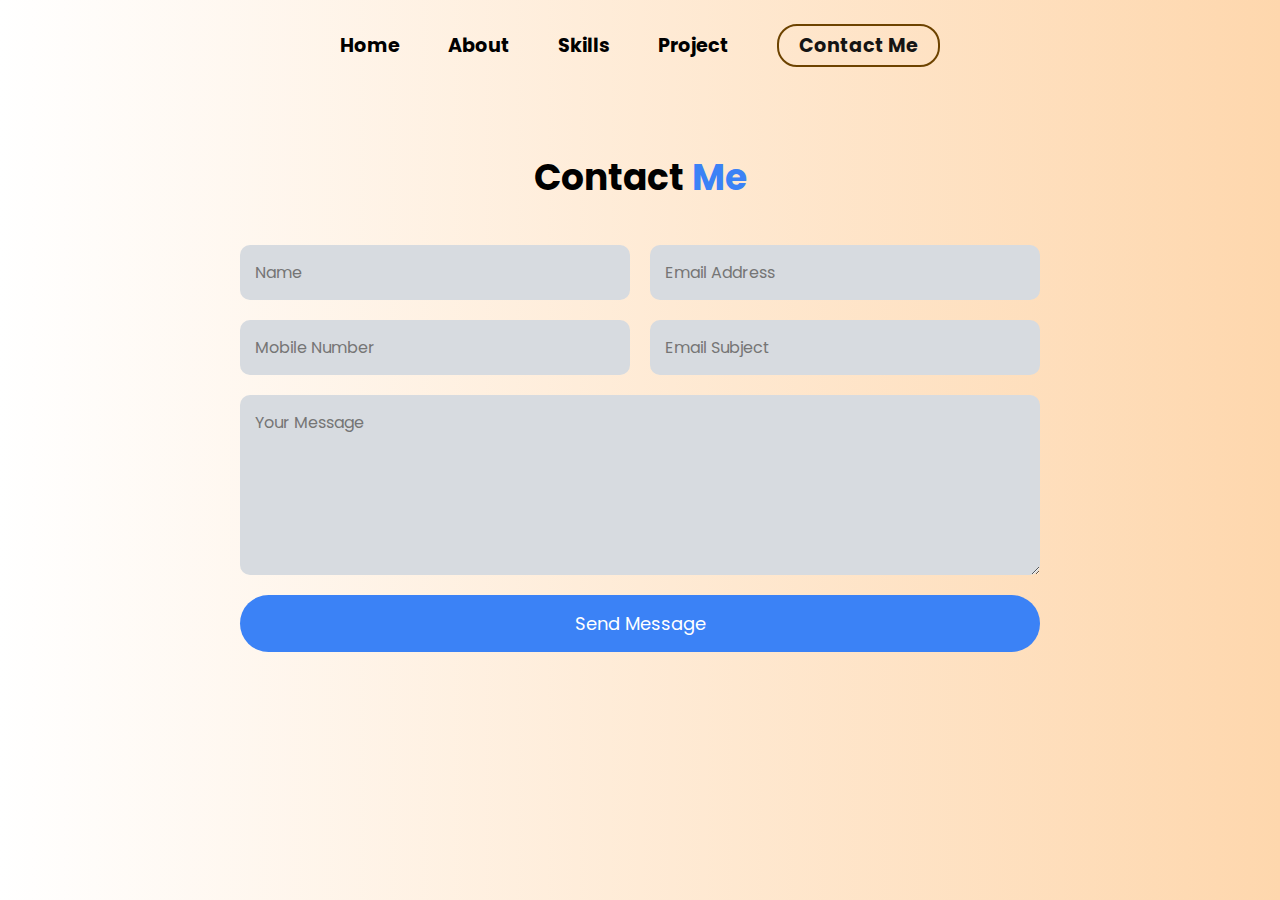
<file: portrpholio responsivene/contactpage.html>
<!DOCTYPE html>
<html lang="en">

<head>
  <meta charset="UTF-8" />
  <meta name="viewport" content="width=device-width, initial-scale=1.0" />
  <title>Contact Me</title>
  <link rel="stylesheet" href="https://cdnjs.cloudflare.com/ajax/libs/font-awesome/6.7.1/css/all.min.css">

  <style>
    @import url('https://fonts.googleapis.com/css2?family=Poppins:wght@100;200;300;400;500;600&display=swap');

    * {
      padding: 0;
      margin: 0;
      font-family: 'Poppins', sans-serif;
      box-sizing: border-box;
    }

    body {
      width: 100%;
      min-height: 100vh;
      overflow-x: hidden;
      background: linear-gradient(to right, rgb(255, 255, 255), rgb(254, 215, 173));
    }

    nav {
      width: 100%;
      height: 10vh;
      position: sticky;
      
    }
 .nav-container {
      width: 100%;
      height: 100%;
      display: flex;
      justify-content: space-around;
      align-items: center;
    }

    .nav-container .links {
      display: flex;
      gap: 3rem;
      align-items: center;
    }

    .nav-container .links a {
      position: relative;
      font-size: 1.2rem;
      color: black;
      text-decoration: none;
      font-weight: bold;
      transform: 0.3s linear;
    }

    .nav-container .links a::before {
      position: absolute;
      content: "";
      bottom: -3px;
      left: 0;
      width: 0%;
      height: 3px;
      background-color: rgb(109, 67, 0);
      transition: 0.2s linear;
    }

    .nav-container .links a:hover::before {
      width: 100%;
    }

    .nav-container .contact-btn {
      background-color: transparent;
      padding: 5px 20px;
      border-radius: 20px;
      border: 2px solid rgb(109, 67, 0);
      transition: 0.2s linear;
    }

    .nav-container .contact-btn a {
      color: rgb(21, 20, 20);
      transition: 0.3s linear;
      font-weight: bold;
    }

    .nav-container .contact-btn:hover,
    .nav-container .contact-btn:hover a {
      background-color: rgb(109, 67, 0);
      color: white;
    }

    .contact-section {
      max-width: 800px;
      margin: 60px auto;
      text-align: center;
      animation: fadeIn 0.5s ease-out;
}

    .contact-section h1 {
      font-size: 36px;
      margin-bottom: 40px;
    }

    .contact-section h1 span {
      color: #3b82f6;
    }

    form {
      display: flex;
      flex-direction: column;
      gap: 20px;
    }

    .form-row {
      display: flex;
      gap: 20px;
      flex-wrap: wrap;
    }

    input,
    textarea {
      flex: 1;
      padding: 15px;
      border: none;
      border-radius: 10px;
      background: #d7dbe0;
      color: white;
      font-size: 16px;
      outline: none;
      transition: transform 0.3s;
    }



    input:focus,
    textarea:focus {
      background: #334155;
    }

    button {
      padding: 15px 30px;
      background-color: #3b82f6;
      border: none;
      border-radius: 30px;
      font-size: 18px;
      color: white;
      cursor: pointer;
      transition: background 0.2s, transform 0.3s;
    }

    button:hover {
      background-color: #2563eb;
      transform: scale(1.05);
    }

    .hamburg {
      display: none;
      font-size: 1.8rem;
      cursor: pointer;
      color: rgb(109, 67, 0);
    }

    @keyframes fadeIn {
      0% {
        opacity: 0;
        transform: translateY(40px);
      }

      100% {
        opacity: 1;
        transform: translateY(0);
      }
    }

    @media (max-width:768px) {
      .nav-container {
        justify-content: space-between;
        padding: 0 20px;
      }

      .links {
        max-height: 0;
        overflow: hidden;
        flex-direction: column;
        gap: 1rem;
        background: white;
        position: absolute;
        top: 10vh;
        right: 0;
        width: 220px;
        box-shadow: 0 5px 15px rgba(0, 0, 0, 0.2);
        border-radius: 10px;
        transition: max-height 0.4s ease-in-out, padding 0.3s ease;
        padding: 0 20px;
      }

      .links.active {
        max-height: 400px;
        padding: 20px;
      }

      .hamburg {
        display: block;
      }
    }
  </style>
</head>

<body>
  <header>
    <nav>
      <div class="nav-container">
        <div class="links">
          <div class="link" data-aos="fade-up" data-aos-duration="1000" data-aos-delay="100"><a
              href="port.html">Home</a>
          </div>
          <div class="link" data-aos="fade-up" data-aos-duration="1000" data-aos-delay="200"><a
              href="aboutpage.html">About</a>
          </div>
          <div class="link" data-aos="fade-up" data-aos-duration="1000" data-aos-delay="300"><a
              href="skillpage.html">Skills</a></div>
          <div class="link" data-aos="fade-up" data-aos-duration="1000" data-aos-delay="400"><a
              href="project.html">Project</a></div>

          <div class="link contact-btn" data-aos="fade-up" data-aos-duration="1000" data-aos-delay="600"><a
              href="contactpage.html">Contact Me</a></div>
        </div>
        <i class="fa-solid fa-bars hamburg" onclick="hamburg()"></i>
      </div>
    </nav>
  </header>

  <section class="contact-section">
    <h1>Contact <span>Me</span></h1>
    <form id="contactForm">
      <div class="form-row">
        <input type="text" placeholder="Name" required>
        <input type="email" placeholder="Email Address" required>
      </div>
      <div class="form-row">
        <input type="tel" placeholder="Mobile Number" required>
        <input type="text" placeholder="Email Subject" required>
      </div>
      <textarea placeholder="Your Message" rows="6" required></textarea>
      <button type="submit">Send Message</button>
    </form>
  </section>

  <script>
    document.getElementById("contactForm").addEventListener("submit", function (e) {
      e.preventDefault();
      alert("Your message has been sent!");
      this.reset(); // clears the form
    });
    function hamburg(){
  document.querySelector(".nav-container .links").classList.toggle("active");
}


  </script>
</body>

</html>
</file>
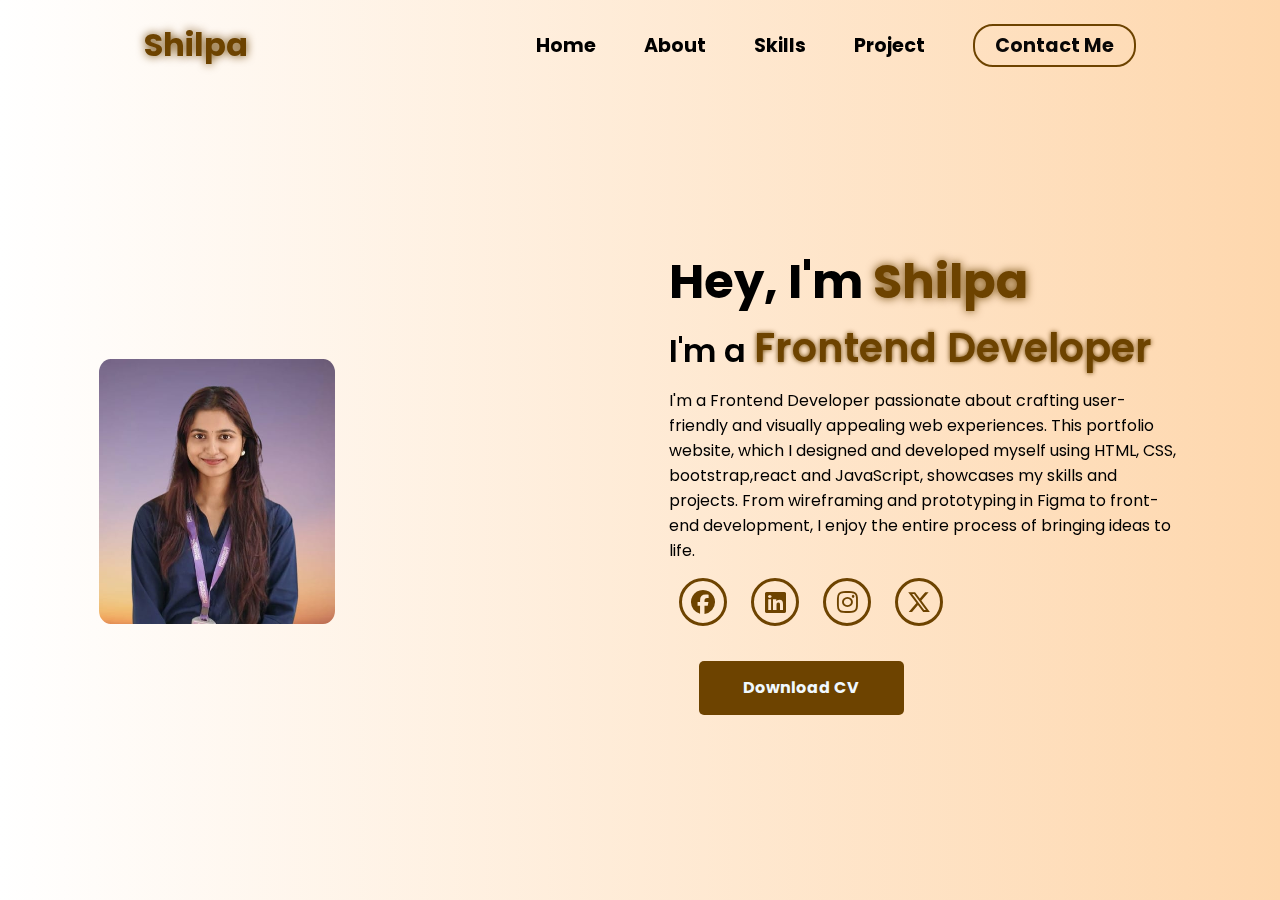
<file: portrpholio responsivene/port.html>
<!DOCTYPE html>
<html lang="en">

<head>
  <meta charset="UTF-8">
  <meta name="viewport" content="width=device-width, initial-scale=1.0">
  <link rel="stylesheet" href="https://cdnjs.cloudflare.com/ajax/libs/font-awesome/6.7.1/css/all.min.css">
  <title>Shilpa Portfolio</title>
  <link rel="stylesheet" href="port.css">
  <link rel="stylesheet" href="https://unpkg.com/aos@next/dist/aos.css" />
</head>

<body>
  <nav>
    <div class="nav-container">
      <div class="logo" data-aos="zoom-in" data-aos-duration="1000"> <span>Shilpa</span> </div>
      <div class="links">
        <div class="link" data-aos="fade-up" data-aos-duration="1000" data-aos-delay="100"><a href="port.html">Home</a>
        </div>
        <div class="link" data-aos="fade-up" data-aos-duration="1000" data-aos-delay="200"><a
            href="aboutpage.html">About</a> </div>
        <div class="link" data-aos="fade-up" data-aos-duration="1000" data-aos-delay="300"><a
            href="skillpage.html">Skills</a></div>
        <div class="link" data-aos="fade-up" data-aos-duration="1000" data-aos-delay="400"><a
            href="project.html">Project</a>
        </div>
        <div class="link contact-btn" data-aos="fade-up" data-aos-duration="1000" data-aos-delay="600"><a
            href="contactpage.html">Contact Me</a></div>
      </div> <i class="fa-solid fa-bars hamburg" onclick="hamburg()"></i>
    </div>
    <div class="dropdown">
      <div class="links"> <a href="port.html">Home</a> <a href="aboutpage.html">About</a> <a href="skillpage.html">Skills</a> <a href="project.html">Project</a> <a
          href="contactpage.html">Contact Me</a> <i class="fa-solid fa-xmark cancel" onclick="cancel()"></i> </div>
    </div>
  </nav>
  <section>
    <div class="main-container">
      <div class="image" data-aos="zoom-in-right" data-aos-duration="2500"> <img src="new shilpa.jpg" alt=""> </div>
      <div class="content">
        <h1 data-aos="fade-left" data-aos-duration="1000" data-aos-delay="800">Hey, I'm <span>Shilpa</span></h1>
        <div class="typewriter" data-aos="fade-right" data-aos-duration="1000" data-aos-delay="900">I'm a <span></span>
        </div>
        <p data-aos="flip-up" data-aos-duration="1000" data-aos-delay="1000">I'm a Frontend Developer passionate about
          crafting user-friendly and visually appealing web experiences. This portfolio website, which I designed and
          developed myself using HTML, CSS, bootstrap,react and JavaScript, showcases my skills and projects. From
          wireframing and prototyping in Figma to front-end development, I enjoy the entire process of bringing ideas to
          life.</p>
        <div class="social-links" data-aos="flip-down" data-aos-duration="1000" data-aos-delay="1200"> <a
            href="https://www.facebook.com/share/1CERGqMbL6/"><i class="fa-brands fa-facebook"></i></a> <a
            href="https://www.linkedin.com/in/shilpa-maity-991b95280?utm_source=share&utm_campaign=share_via&utm_content=profile&utm_medium=android_app"><i
              class="fa-brands fa-linkedin"></i></a> <a
            href="https://www.instagram.com/shilpa.maityofficial?utm_source=ig_web_button_share_sheet&igsh=ZDNlZDc0MzIxNw=="><i
              class="fa-brands fa-instagram"></i></a> <a href="#"><i class="fa-brands fa-x-twitter"></i></a> </div>
        <div class="btn" data-aos="zoom-out-left" data-aos-duration="1000" data-aos-delay="1300"> <button><a
              href="Shilpa Maity cv new.pdf">Download CV</a></button> </div>
      </div>
    </div>
  </section>
  <script src="https://unpkg.com/aos@next/dist/aos.js"></script>
  <script> AOS.init({ offset: 0 }); </script>
  <script>
    function hamburg() {
      const navbar = document.querySelector(".dropdown")
      navbar.style.transform = "translateY(0px)"
    }
    function cancel() {
      const navbar = document.querySelector(".dropdown")
      navbar.style.transform = "translateY(-500px)"
    } 
  </script>
</body>
</file>
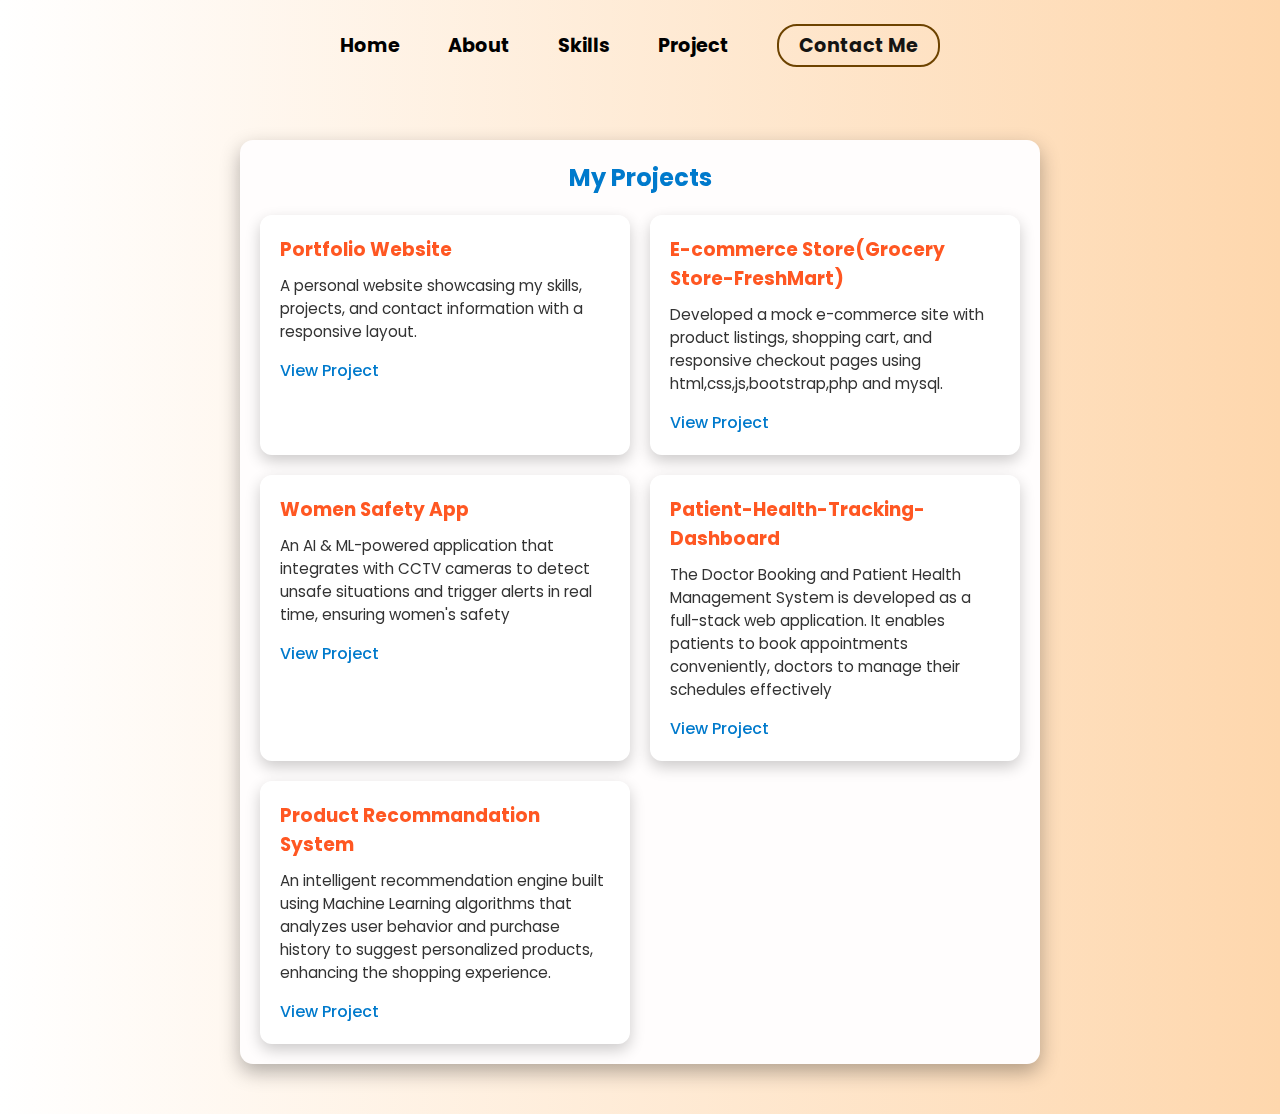
<file: portrpholio responsivene/project.html>
<!DOCTYPE html>
<html lang="en">

<head>
    <meta charset="UTF-8">
    <meta name="viewport" content="width=device-width, initial-scale=1">
    <title>About Me - Frontend Developer</title>
    <link rel="stylesheet" href="https://unpkg.com/aos@next/dist/aos.css" />

    <link rel="stylesheet" href="https://cdnjs.cloudflare.com/ajax/libs/font-awesome/6.7.1/css/all.min.css">
    <style>
        @import url('https://fonts.googleapis.com/css2?family=Poppins:wght@100;200;300;400;500;600&display=swap');

        * {
            padding: 0;
            margin: 0;
            font-family: 'Poppins', sans-serif;
            box-sizing: border-box;
        }

        html {
            overflow-x: hidden;
            scroll-behavior: smooth;
        }

        body {
            width: 100%;
            height: 100%;
            overflow-x: hidden;
            background: linear-gradient(to right, rgb(255, 255, 255), rgb(254, 215, 173));
        }

        nav {
            width: 100%;
            height: 10vh;
            position: sticky;
            top: 0;
            z-index: 100;
            
        }

        .nav-container {
            width: 100%;
            height: 100%;
            display: flex;
            justify-content: space-around;
            align-items: center;
        }

        .nav-container .links {
            display: flex;
            gap: 3rem;
            align-items: center;
        }

        .nav-container .links a {
            position: relative;
            font-size: 1.2rem;
            color: black;
            text-decoration: none;
            font-weight: bold;
            transition: 0.3s linear;
        }

        .nav-container .links a::before {
            position: absolute;
            content: "";
            bottom: -3px;
            left: 0;
            width: 0%;
            height: 3px;
            background-color: rgb(109, 67, 0);
            transition: 0.3s linear;
        }

        .nav-container .links a:hover::before {
            width: 100%;
        }

        .nav-container .contact-btn {
            background-color: transparent;
            padding: 5px 20px;
            border-radius: 20px;
            border: 2px solid rgb(109, 67, 0);
            transition: 0.2s linear;
        }

        .nav-container .contact-btn a {
            color: rgb(21, 20, 19);
            transition: 0.3s linear;
            font-weight: bold;
        }

        .nav-container .contact-btn:hover,
        .nav-container .contact-btn:hover a {
            background-color: rgb(109, 67, 0);
            color: white;
        }



        /* Container */
        .container {
            max-width: 800px;
            margin: 50px auto;
            padding: 20px;
            background: rgb(255, 253, 253);
            border-radius: 13px;
            box-shadow: 0 8px 20px rgba(0, 0, 0, 0.3);
        }

        h1,
        h2 {
            color: #007acc;
            margin-bottom: 15px;
        }

        .intro {
            font-size: 1.1rem;
            margin-bottom: 20px;
        }

        .name {
            color: #ff5722;
            font-weight: bold;
        }

        button {
            margin-top: 10px;
            padding: 10px 20px;
            background-color: #007acc;
            color: white;
            border: none;
            border-radius: 6px;
            cursor: pointer;
            transition: background 0.3s;
        }

        button:hover {
            background-color: #005f99;
        }

        .more {
            display: none;
            margin-top: 10px;
            animation: fadeIn 0.5s ease-in;
        }

        @keyframes fadeIn {
            from {
                opacity: 0;
            }

            to {
                opacity: 1;
            }
        }

        /* Projects Section */
        .projects h2 {
            text-align: center;
            margin-bottom: 20px;
        }

        .project-grid {
            display: grid;
            grid-template-columns: repeat(auto-fit, minmax(250px, 1fr));
            gap: 20px;
        }

        .project-card {
            background: #fff;
            border-radius: 12px;
            padding: 20px;
            box-shadow: 0 6px 15px rgba(0, 0, 0, 0.2);
            transition: transform 0.3s ease;
        }

        .project-card:hover {
            transform: translateY(-8px);
        }

        .project-card h3 {
            color: #ff5722;
            margin-bottom: 10px;
        }

        .project-card p {
            font-size: 0.95rem;
            color: #333;
            margin-bottom: 15px;
        }

        .project-card a {
            text-decoration: none;
            color: #007acc;
            font-weight: 500;
            transition: color 0.3s;
        }

        .project-card a:hover {
            color: #005f99;
        }

        .project-card {
            transition: transform 0.4s ease, box-shadow 0.4s ease;
        }

        .project-card:hover {
            transform: translateY(-10px);
            box-shadow: 0 15px 35px rgba(0, 0, 0, 0.25);
        }


        /* Responsive Navbar */
        .hamburg {
            display: none;
            font-size: 1.8rem;
            cursor: pointer;
            color: rgb(109, 67, 0);
        }

        @media (max-width: 768px) {
            .nav-container {
                justify-content: space-between;
                padding: 0 20px;
            }

            .links {
                max-height: 0;
                overflow: hidden;
                flex-direction: column;
                gap: 1rem;
                background: white;
                position: absolute;
                top: 10vh;
                right: 0;
                width: 220px;
                box-shadow: 0 5px 15px rgba(0, 0, 0, 0.2);
                border-radius: 10px;
                transition: max-height 0.4s ease-in-out, padding 0.3s ease;
                padding: 0 20px;
            }

            .links.active {
                max-height: 400px;
                padding: 20px;
            }

            .hamburg {
                display: block;
            }

            .links a::before {
                bottom: 0;
            }
        }
    </style>
</head>

<body>
    <nav>
        <div class="nav-container">
            <div class="links">
                <div class="link"><a href="port.html">Home</a></div>
                <div class="link"><a href="aboutpage.html">About</a></div>
                <div class="link"><a href="skillpage.html">Skills</a></div>
                <div class="link"><a href="#projects">Project</a></div>
                <div class="link contact-btn"><a href="contactpage.html">Contact Me</a></div>
            </div>
            <i class="fa-solid fa-bars hamburg" onclick="hamburg()"></i>
        </div>
    </nav>

    <div class="container">
        <!-- Projects Section -->
        <section class="projects" id="projects">
            <h2 data-aos="fade-down">My Projects</h2>
            <div class="project-grid">
                <div class="project-card" data-aos="fade-up" data-aos-delay="100">
                    <h3>Portfolio Website</h3>
                    <p>A personal website showcasing my skills, projects, and contact information with a responsive
                        layout.</p>
                    <a href="https://github.com/Shilpa968/Portfolio-design-practice" target="_blank">View Project</a>
                </div>
                <div class="project-card" data-aos="fade-up" data-aos-delay="200">
                    <h3>E-commerce Store(Grocery Store-FreshMart)</h3>
                    <p>Developed a mock e-commerce site with product listings, shopping cart, and responsive checkout
                        pages using html,css,js,bootstrap,php and mysql.</p>
                    <a href="#">View Project</a>
                </div>
                <div class="project-card" data-aos="fade-up" data-aos-delay="300">
                    <h3>Women Safety App</h3>
                    <p>An AI & ML-powered application that integrates with CCTV cameras to detect unsafe situations and
                        trigger alerts in real time, ensuring women's safety</p>
                    <a href="#">View Project</a>
                </div>
                <div class="project-card" data-aos="fade-up" data-aos-delay="400">
                    <h3>Patient-Health-Tracking-Dashboard</h3>
                    <p>The Doctor Booking and Patient Health Management System is developed as a full-stack web
                        application. It enables patients to book appointments conveniently,
                        doctors to manage their schedules effectively</p>
                    <a href="#">View Project</a>
                </div>
                <div class="project-card" data-aos="fade-up" data-aos-delay="500">
                    <h3>Product Recommandation System</h3>
                    <p>An intelligent recommendation engine built using Machine Learning algorithms that analyzes
                        user behavior and purchase history to suggest personalized products, enhancing the shopping
                        experience.</p>
                    <a href="#">View Project</a>
                </div>

            </div>
    </div>
    </section>
    </div>
    <script src="https://unpkg.com/aos@next/dist/aos.js"></script>
    <script>
        function hamburg() {
            const navbar = document.querySelector(".links");
            navbar.classList.toggle("active");
        }
        AOS.init({ duration: 900, once: true });
    </script>
</body>

</html>
</file>
<file: style.css>
@import url('https://fonts.googleapis.com/css2?family=Poppins:wght@100;200;300;400;500;600&display=swap');
*{
    padding: 0;
    margin: 0;
    font-family: 'Poppins', sans-serif;
   box-sizing: border-box;
}

body{
    width: 100%;
   min-height: 100vh;
    overflow-x: hidden;
    background: linear-gradient(to right, rgb(255,255,255), rgb(254,215,173));
}
.nav-container{
    height: 10vh;
    position: sticky;
    display: flex;
    justify-content: space-around;
    align-items: center;
}
.logo span{
    font-weight: bolder;
    font-size: 2rem;
    color: rgb(109,67, 0);
    text-shadow: 0 0 10px rgb(109,67, 0);
}
.hamburg, .cancel{
    cursor: pointer;
    position: absolute;
    right: 15px;
    top: 10px;
    color: black;
     display: none;
}
.nav-container .links {
    display: flex;
    gap: 3rem;
    align-items: center;
}
.nav-container .links a{
    position: relative;
    font-size: 1.2rem;
    color: black;
    text-decoration: none;
    font-weight:bold;
    transform: 0.3s linear;
}
.nav-container .links a::before{
    position: absolute;
    content: "";
    bottom: -3px;
    left: 0;
    width: 0%;
    height: 3px;
    background-color: rgb(109,67, 0);
    transition: 0.2s linear;
}
.nav-container .links a:hover::before{
    width: 100%;
}
.nav-container .contact-btn{
    background-color: transparent;
    padding: 5px 20px;
    border-radius: 20px;
    border: 2px solid rgb(109,67, 0);
    transition: 0.2s linear;
}
.nav-container .contact-btn a{
    color: rgb(8, 7, 7);
    font-weight: bold;

}
.nav-container .contact-btn:hover, .nav-container .contact-btn:hover a{
    background-color: rgb(109,67, 0);
    color: white;
}
.dropdown{
    z-index: 100;
    position: absolute;
    top: 0;
    transform: translateY(-500px);
    width: 100%;
    height: auto;
    backdrop-filter: brightness(40%) blur(3px);
    box-shadow: 0 0 20px black;
    transition: 0.2s linear;
}
.dropdown .links a{
    color: white;
    display: flex;
    text-decoration: none;
    justify-content: center;
    padding: 15px 0;
    align-items: center;
    transition: 0.2s linear;
}
.dropdown .links a:hover{
    background-color: rgb(109,67, 0);
}
section{
    width: 100%;
    height: 90vh;
}
.main-container{
    width: 100%;
    height: 100%;
    display: flex;
    justify-content: space-evenly;
    align-items: center;
}

.main-container .image img{
    width: 50%;
      z-index: -1;
      border-radius: 5%;
}
.main-container .content{
    color: black;
    width: 40%;
    min-height: 100px;
}
.content h1{
    font-size: clamp(1rem, 2rem + 5vw, 3rem);
}
.content h1 span{
    color: rgb(109,67, 0);
    text-shadow: 0 0 10px rgb(109,67, 0);
}
.content .typewriter{
    font-weight: 600;
    font-size: clamp(1rem, 1rem + 5vw, 2rem);
}
.content .typewriter span{
    color: rgb(109,67, 0);
    font-size: 2.5rem;
    text-shadow: 0 0 5px rgb(109,67, 0);
  transition: 0.3s linear;
}
.typewriter span::before{
    content: "Frontend Developer";
    animation: words 15s infinite;
}
.content p{
   margin: 10px 0;
}
.social-links i{
    display: inline-flex;
    justify-content: center;
    align-items: center;
    width: 3rem;
    height: 3rem;
    background-color:transparent;
    border: 0.2rem solid rgb(109,67, 0);
    border-radius: 50%;
    color:rgb(109,67, 0);
    margin: 5px 10px;
    font-size: 1.5rem;
    transition: 0.2s linear;
}
.social-links i:hover{
   color: white;
    background-color: rgb(109,67, 0);
    filter: drop-shadow(0 0 10px rgb(109,67,0));
}
.content button{
    width: 40%;
    height: 6vh;
    margin: 30px;
    background-color: rgb(109,67, 0);
   border: none;
    outline: none;
    font-size: 100%;
   font-weight: bold;
    border-radius: 5px;
    transition: 0.2s linear;
}
.content button:hover{

 color: rgb(235, 169, 63);
 border: 2px solid rgb(223, 162, 64);
 background-color: rgb(194, 114, 48);
 font-weight:bold;
 box-shadow: 0 0 40px rgb(109,67, 0);
text-decoration: none;
}
.btn a{
  text-decoration: none;
    color: aliceblue;
}
.hamburg{
  display: none;
  font-size: 1.8rem;
  cursor: pointer;
  color: rgb(109,67,0);
}


@media (max-width:884px) {
    body{
        overflow-y: visible;
    }
    nav .logo{
        position: absolute;
        top: 16px;
        left: 15px;
        font-size: 1.5rem;
    }
    .main-container{
        display: flex;
        flex-direction: column;
    }
    .nav-container .links{
        display: none;
    }
    .hamburg {
                display: block;
            }
    .main-container .content{
        width: 80%;
    }
    .social-links i{
        width: 2.5rem;
        height: 2.5rem;
        font-size: 1.5rem;
    }
    .cancel{
        color: white;
    }
    .main-container .image{
        width: 80%;
        margin-bottom: 0px;
    }
}
</file>
<file: portrpholio responsivene/port.css>
@import url('https://fonts.googleapis.com/css2?family=Poppins:wght@100;200;300;400;500;600&display=swap');
*{
    padding: 0;
    margin: 0;
    font-family: 'Poppins', sans-serif;
   box-sizing: border-box;
}

body{
    width: 100%;
   min-height: 100vh;
    overflow-x: hidden;
    background: linear-gradient(to right, rgb(255,255,255), rgb(254,215,173));
}
.nav-container{
    height: 10vh;
    position: sticky;
    display: flex;
    justify-content: space-around;
    align-items: center;
}
.logo span{
    font-weight: bolder;
    font-size: 2rem;
    color: rgb(109,67, 0);
    text-shadow: 0 0 10px rgb(109,67, 0);
}
.hamburg, .cancel{
    cursor: pointer;
    position: absolute;
    right: 15px;
    top: 10px;
    color: black;
     display: none;
}
.nav-container .links {
    display: flex;
    gap: 3rem;
    align-items: center;
}
.nav-container .links a{
    position: relative;
    font-size: 1.2rem;
    color: black;
    text-decoration: none;
    font-weight:bold;
    transform: 0.3s linear;
}
.nav-container .links a::before{
    position: absolute;
    content: "";
    bottom: -3px;
    left: 0;
    width: 0%;
    height: 3px;
    background-color: rgb(109,67, 0);
    transition: 0.2s linear;
}
.nav-container .links a:hover::before{
    width: 100%;
}
.nav-container .contact-btn{
    background-color: transparent;
    padding: 5px 20px;
    border-radius: 20px;
    border: 2px solid rgb(109,67, 0);
    transition: 0.2s linear;
}
.nav-container .contact-btn a{
    color: rgb(8, 7, 7);
    font-weight: bold;

}
.nav-container .contact-btn:hover, .nav-container .contact-btn:hover a{
    background-color: rgb(109,67, 0);
    color: white;
}
.dropdown{
    z-index: 100;
    position: absolute;
    top: 0;
    transform: translateY(-500px);
    width: 100%;
    height: auto;
    backdrop-filter: brightness(40%) blur(3px);
    box-shadow: 0 0 20px black;
    transition: 0.2s linear;
}
.dropdown .links a{
    color: white;
    display: flex;
    text-decoration: none;
    justify-content: center;
    padding: 15px 0;
    align-items: center;
    transition: 0.2s linear;
}
.dropdown .links a:hover{
    background-color: rgb(109,67, 0);
}
section{
    width: 100%;
    height: 90vh;
}
.main-container{
    width: 100%;
    height: 100%;
    display: flex;
    justify-content: space-evenly;
    align-items: center;
}

.main-container .image img{
    width: 50%;
      z-index: -1;
      border-radius: 5%;
}
.main-container .content{
    color: black;
    width: 40%;
    min-height: 100px;
}
.content h1{
    font-size: clamp(1rem, 2rem + 5vw, 3rem);
}
.content h1 span{
    color: rgb(109,67, 0);
    text-shadow: 0 0 10px rgb(109,67, 0);
}
.content .typewriter{
    font-weight: 600;
    font-size: clamp(1rem, 1rem + 5vw, 2rem);
}
.content .typewriter span{
    color: rgb(109,67, 0);
    font-size: 2.5rem;
    text-shadow: 0 0 5px rgb(109,67, 0);
  transition: 0.3s linear;
}
.typewriter span::before{
    content: "Frontend Developer";
    animation: words 15s infinite;
}
.content p{
   margin: 10px 0;
}
.social-links i{
    display: inline-flex;
    justify-content: center;
    align-items: center;
    width: 3rem;
    height: 3rem;
    background-color:transparent;
    border: 0.2rem solid rgb(109,67, 0);
    border-radius: 50%;
    color:rgb(109,67, 0);
    margin: 5px 10px;
    font-size: 1.5rem;
    transition: 0.2s linear;
}
.social-links i:hover{
   color: white;
    background-color: rgb(109,67, 0);
    filter: drop-shadow(0 0 10px rgb(109,67,0));
}
.content button{
    width: 40%;
    height: 6vh;
    margin: 30px;
    background-color: rgb(109,67, 0);
   border: none;
    outline: none;
    font-size: 100%;
   font-weight: bold;
    border-radius: 5px;
    transition: 0.2s linear;
}
.content button:hover{

 color: rgb(235, 169, 63);
 border: 2px solid rgb(223, 162, 64);
 background-color: rgb(194, 114, 48);
 font-weight:bold;
 box-shadow: 0 0 40px rgb(109,67, 0);
text-decoration: none;
}
.btn a{
  text-decoration: none;
    color: aliceblue;
}
.hamburg{
  display: none;
  font-size: 1.8rem;
  cursor: pointer;
  color: rgb(109,67,0);
}


@media (max-width:884px) {
    body{
        overflow-y: visible;
    }
    nav .logo{
        position: absolute;
        top: 16px;
        left: 15px;
        font-size: 1.5rem;
    }
    .main-container{
        display: flex;
        flex-direction: column;
    }
    .nav-container .links{
        display: none;
    }
    .hamburg {
                display: block;
            }
    .main-container .content{
        width: 80%;
    }
    .social-links i{
        width: 2.5rem;
        height: 2.5rem;
        font-size: 1.5rem;
    }
    .cancel{
        color: white;
    }
    .main-container .image{
        width: 80%;
        margin-bottom: 0px;
    }
}
</file>
